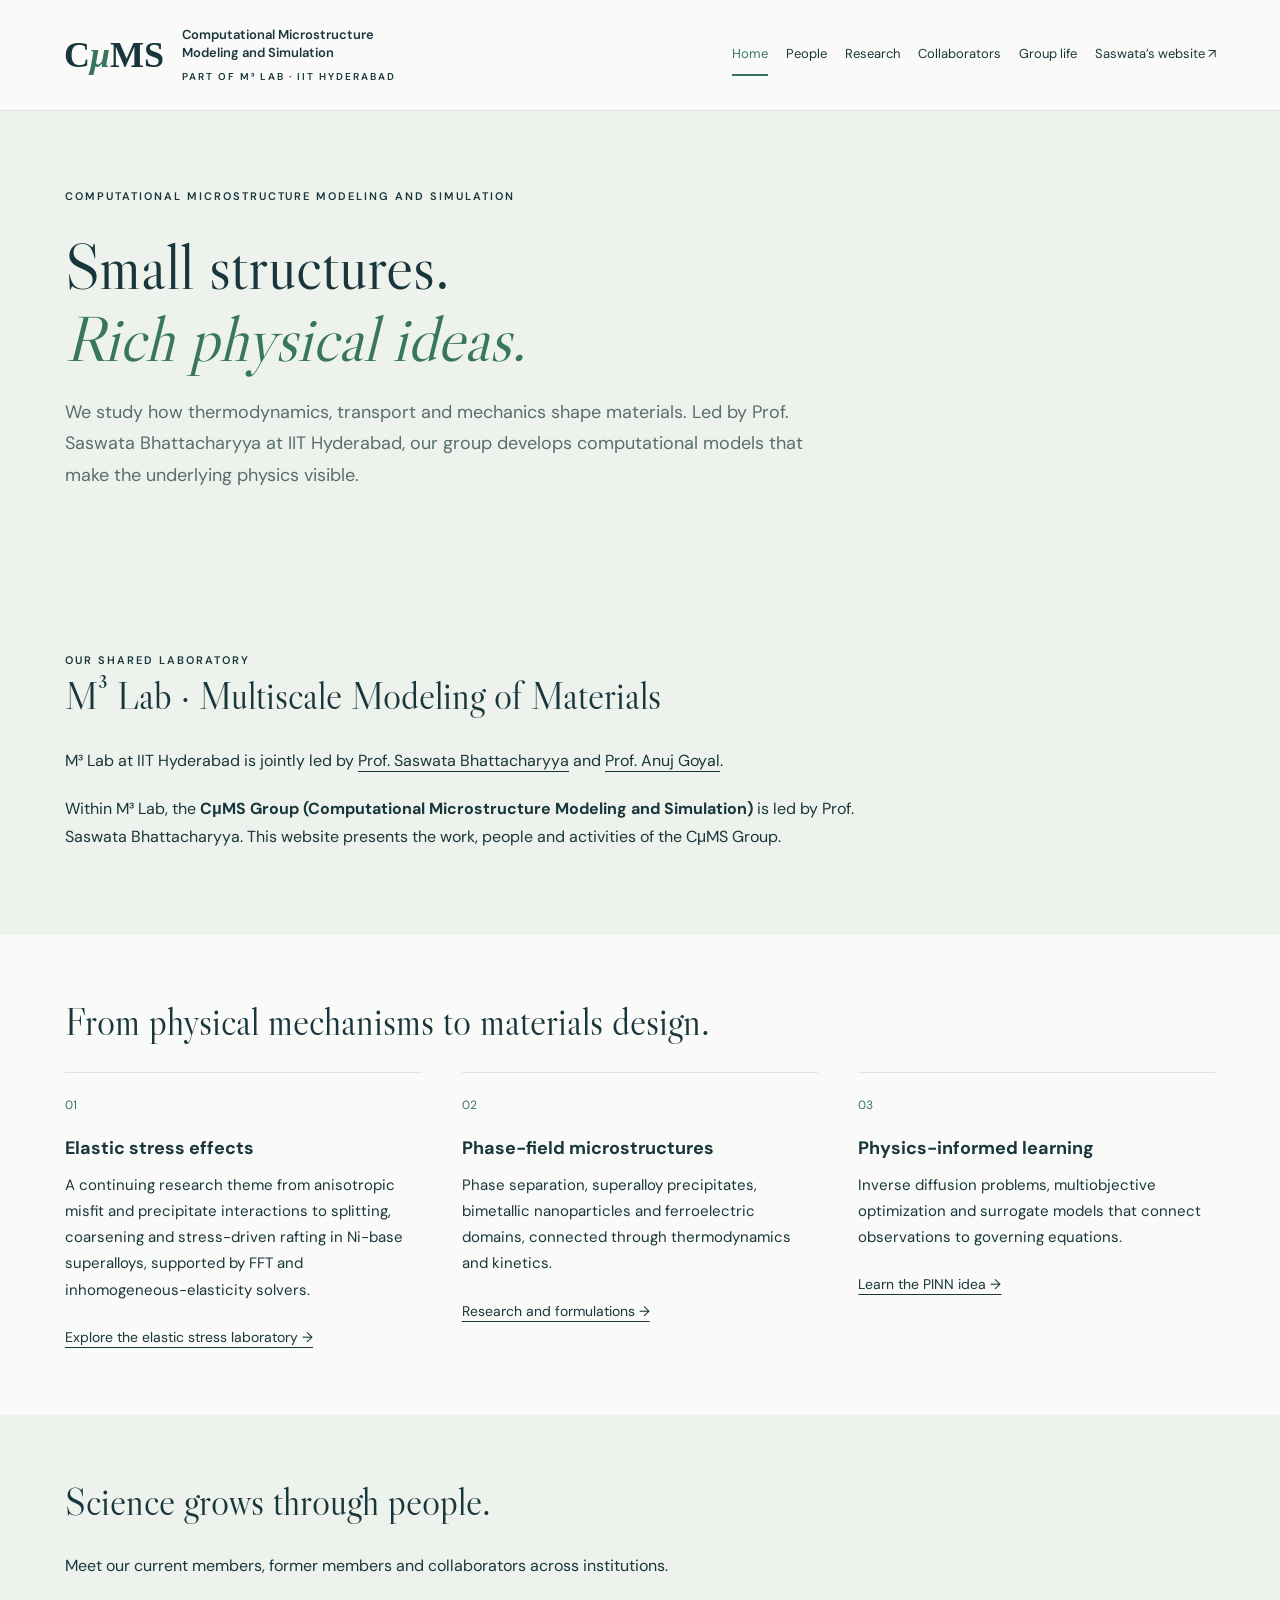
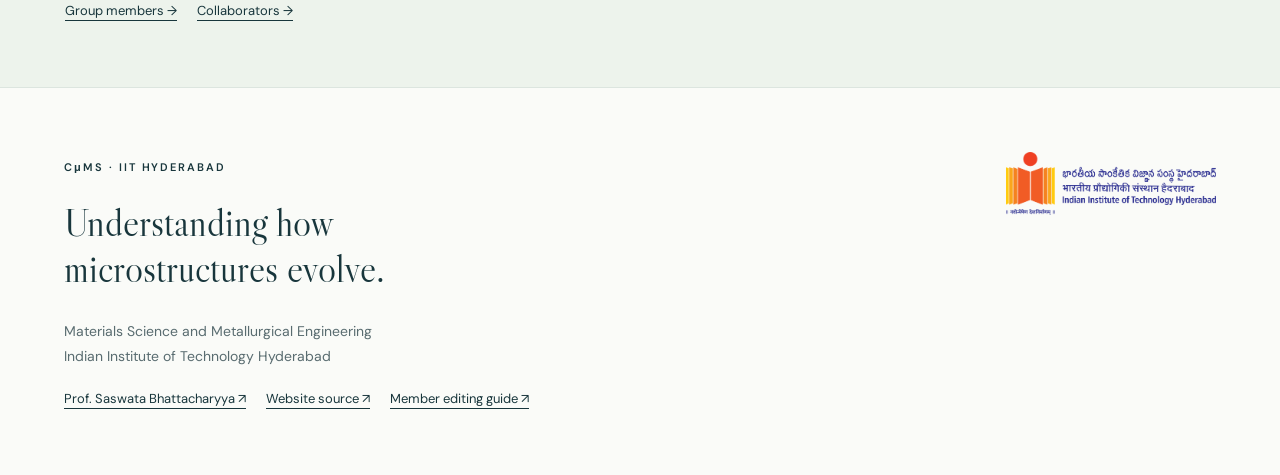
<file: index.html>
<!doctype html><html lang="en"><head><meta charset="utf-8"><meta name="viewport" content="width=device-width, initial-scale=1"><title>Computational Microstructure Modeling and Simulation · CμMS · IIT Hyderabad</title><meta name="description" content="Computational Microstructure Modeling and Simulation at IIT Hyderabad: phase-field modeling, elasticity, diffusion and physics-informed learning."><link rel="canonical" href="https://cmslab-iith.github.io/"><link rel="stylesheet" href="assets/site.css"><link rel="icon" href="assets/mark.svg"><link rel="preconnect" href="https://fonts.googleapis.com"><link href="https://fonts.googleapis.com/css2?family=DM+Sans:wght@400;500;600;700&family=Libre+Caslon+Display&display=swap" rel="stylesheet"></head><body><a class="skip" href="#main">Skip to content</a><header><a class="identity" href="index.html"><span class="mark" aria-label="C mu M S">C<span>μ</span>MS</span><span>Computational Microstructure<br>Modeling and Simulation<small>PART OF M³ LAB · IIT HYDERABAD</small></span></a><nav aria-label="Main navigation"><a href="index.html" aria-current="page">Home</a><a href="people.html">People</a><a href="research.html">Research</a><a href="collaborators.html">Collaborators</a><a href="group-life.html">Group life</a><a href="https://saswataiith.github.io/">Saswata’s website ↗</a></nav></header><main id="main"><section class="heading"><span class="eyebrow">COMPUTATIONAL MICROSTRUCTURE MODELING AND SIMULATION</span><h1>Small structures.<br><em>Rich physical ideas.</em></h1><p>We study how thermodynamics, transport and mechanics shape materials. Led by Prof. Saswata Bhattacharyya at IIT Hyderabad, our group develops computational models that make the underlying physics visible.</p></section><section class="tinted lab-context"><span class="eyebrow">OUR SHARED LABORATORY</span><h2>M³ Lab · Multiscale Modeling of Materials</h2><p>M³ Lab at IIT Hyderabad is jointly led by <a href="https://saswataiith.github.io/">Prof. Saswata Bhattacharyya</a> and <a href="https://iith.ac.in/msme/anujgoyal/">Prof. Anuj Goyal</a>.</p><p>Within M³ Lab, the <strong>CμMS Group (Computational Microstructure Modeling and Simulation)</strong> is led by Prof. Saswata Bhattacharyya. This website presents the work, people and activities of the CμMS Group.</p></section><section><h2>From physical mechanisms to materials design.</h2><div class="topics"><article><span class="number">01</span><h3>Elastic stress effects</h3><p>A continuing research theme from anisotropic misfit and precipitate interactions to splitting, coarsening and stress-driven rafting in Ni-base superalloys, supported by FFT and inhomogeneous-elasticity solvers.</p><a href="https://saswataiith.github.io/research/elastic-lab/">Explore the elastic stress laboratory →</a></article><article><span class="number">02</span><h3>Phase-field microstructures</h3><p>Phase separation, superalloy precipitates, bimetallic nanoparticles and ferroelectric domains, connected through thermodynamics and kinetics.</p><a href="https://saswataiith.github.io/research/">Research and formulations →</a></article><article><span class="number">03</span><h3>Physics-informed learning</h3><p>Inverse diffusion problems, multiobjective optimization and surrogate models that connect observations to governing equations.</p><a href="https://saswataiith.github.io/resources/pinns/">Learn the PINN idea →</a></article></div></section><section class="tinted"><h2>Science grows through people.</h2><p>Meet our current members, former members and collaborators across institutions.</p><div class="profile-links"><a href="people.html">Group members →</a><a href="collaborators.html">Collaborators →</a></div></section></main><footer><div><span class="eyebrow">CμMS · IIT HYDERABAD</span><h2>Understanding how<br>microstructures evolve.</h2><p>Materials Science and Metallurgical Engineering<br>Indian Institute of Technology Hyderabad</p><div class="profile-links"><a href="https://saswataiith.github.io/">Prof. Saswata Bhattacharyya ↗</a><a href="https://github.com/CMSLAB-IITH/cmslab-iith.github.io">Website source ↗</a><a href="https://github.com/CMSLAB-IITH/cmslab-iith.github.io/blob/main/CONTRIBUTING.md">Member editing guide ↗</a></div></div><a href="https://iith.ac.in/"><img class="institute-logo" src="assets/images/iith-logo.png" alt="IIT Hyderabad" width="240"></a></footer></body></html>
</file>
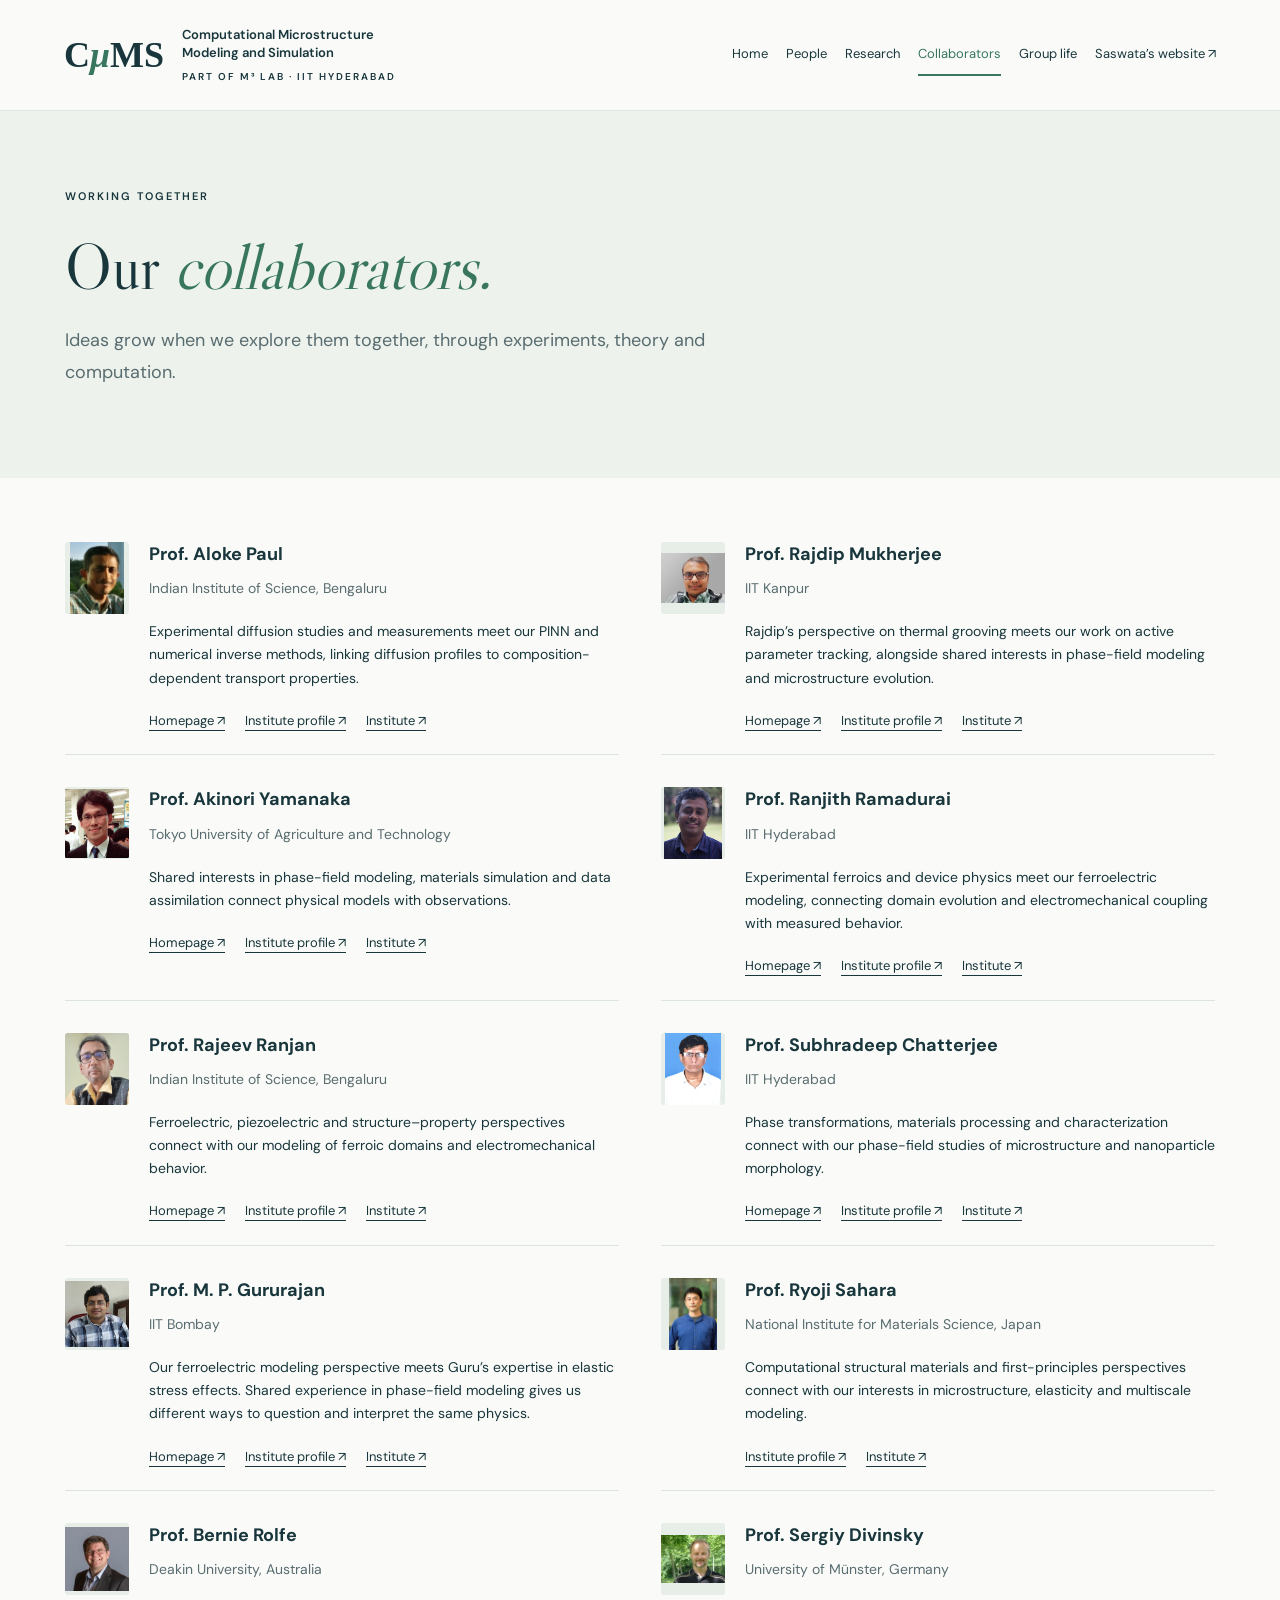
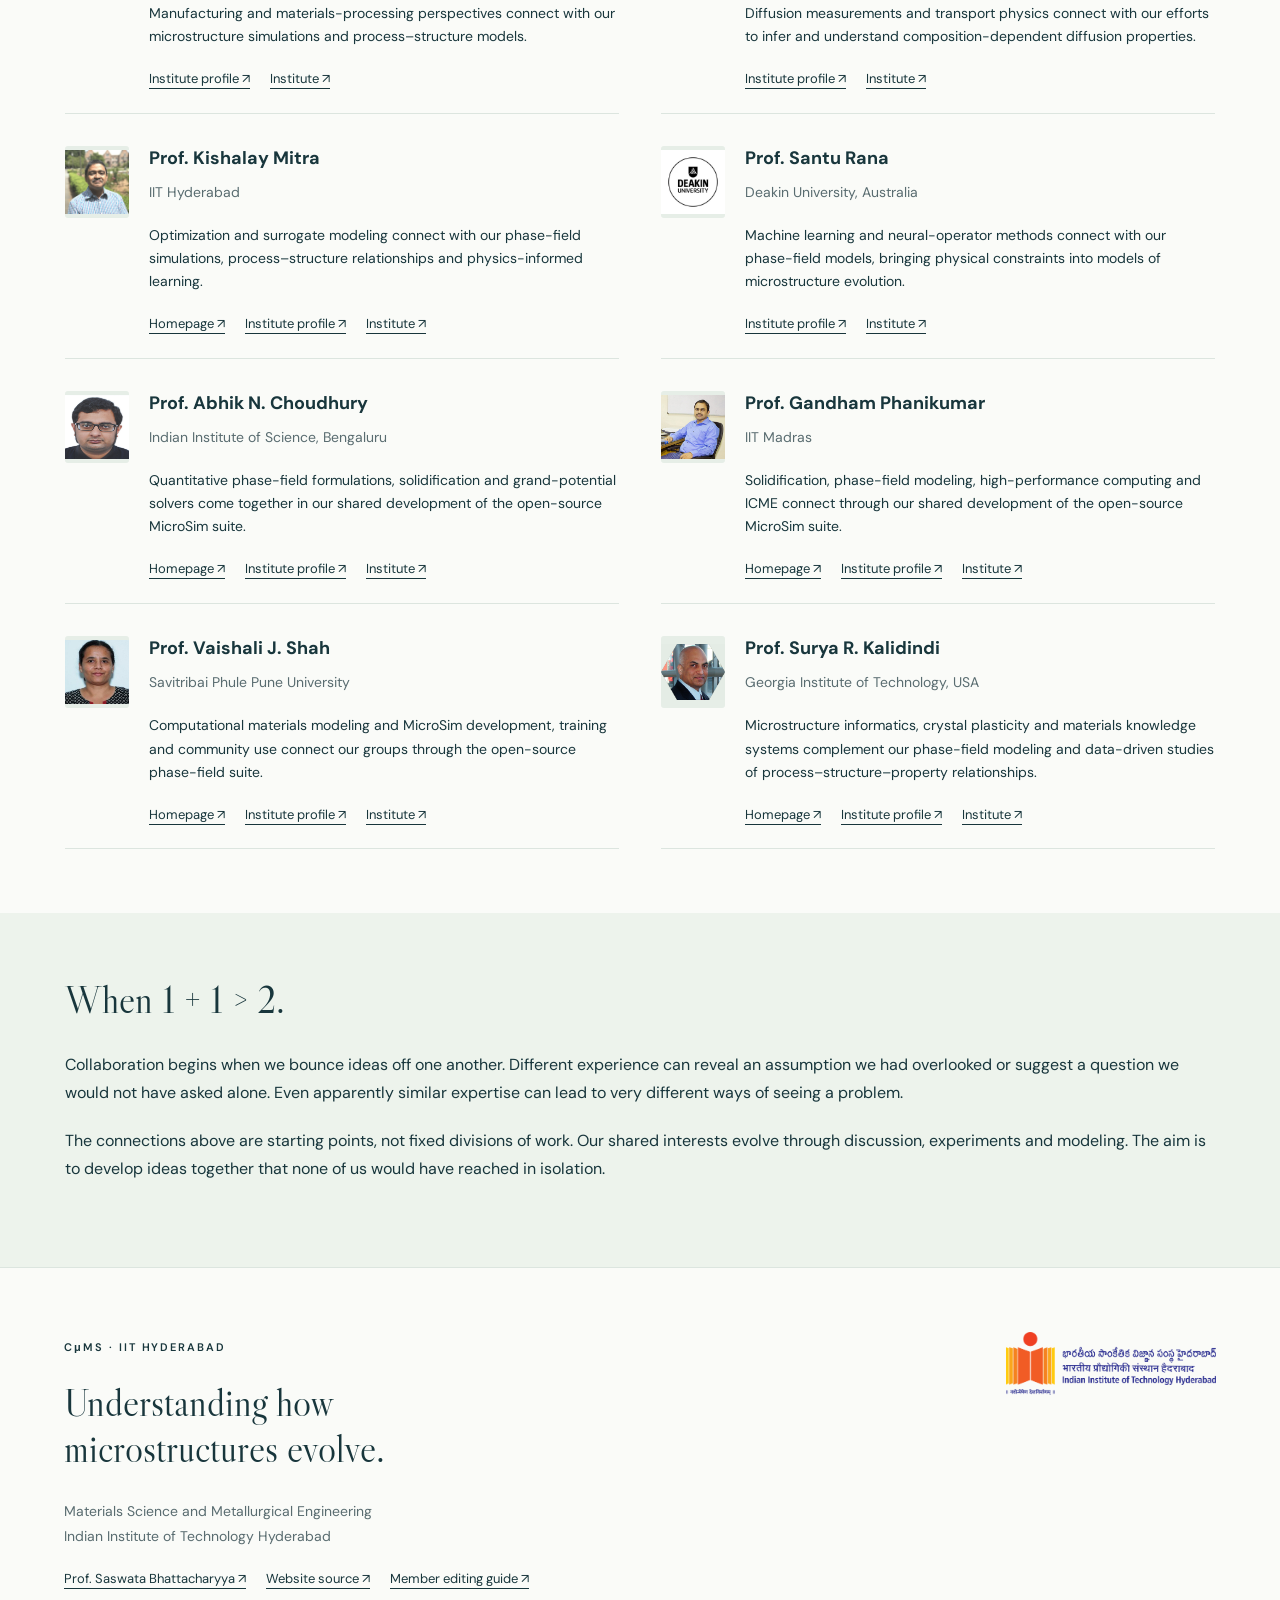
<file: collaborators.html>
<!doctype html><html lang="en"><head><meta charset="utf-8"><meta name="viewport" content="width=device-width, initial-scale=1"><title>Collaborators · CμMS · IIT Hyderabad</title><meta name="description" content="Computational Microstructure Modeling and Simulation at IIT Hyderabad: phase-field modeling, elasticity, diffusion and physics-informed learning."><link rel="canonical" href="https://cmslab-iith.github.io/collaborators.html"><link rel="stylesheet" href="assets/site.css"><link rel="icon" href="assets/mark.svg"><link rel="preconnect" href="https://fonts.googleapis.com"><link href="https://fonts.googleapis.com/css2?family=DM+Sans:wght@400;500;600;700&family=Libre+Caslon+Display&display=swap" rel="stylesheet"></head><body><a class="skip" href="#main">Skip to content</a><header><a class="identity" href="index.html"><span class="mark" aria-label="C mu M S">C<span>μ</span>MS</span><span>Computational Microstructure<br>Modeling and Simulation<small>PART OF M³ LAB · IIT HYDERABAD</small></span></a><nav aria-label="Main navigation"><a href="index.html">Home</a><a href="people.html">People</a><a href="research.html">Research</a><a href="collaborators.html" aria-current="page">Collaborators</a><a href="group-life.html">Group life</a><a href="https://saswataiith.github.io/">Saswata’s website ↗</a></nav></header><main id="main"><section class="heading"><span class="eyebrow">WORKING TOGETHER</span><h1>Our <em>collaborators.</em></h1><p>Ideas grow when we explore them together, through experiments, theory and computation.</p></section><section><div class="people collaborators"><article class="person"><img src="assets/images/group/prof-aloke-paul.jpg" alt="Prof. Aloke Paul" width="64" height="72" loading="lazy"><div><h3>Prof. Aloke Paul</h3><p class="affiliation">Indian Institute of Science, Bengaluru</p><p>Experimental diffusion studies and measurements meet our PINN and numerical inverse methods, linking diffusion profiles to composition-dependent transport properties.</p><div class="profile-links"><a href="https://sites.google.com/view/alokepaul/">Homepage ↗</a><a href="https://materials.iisc.ac.in/faculty-list">Institute profile ↗</a><a href="https://iisc.ac.in/">Institute ↗</a></div></div></article><article class="person"><img src="assets/images/group/prof-rajdip-mukherjee.jpg" alt="Prof. Rajdip Mukherjee" width="64" height="72" loading="lazy"><div><h3>Prof. Rajdip Mukherjee</h3><p class="affiliation">IIT Kanpur</p><p>Rajdip’s perspective on thermal grooving meets our work on active parameter tracking, alongside shared interests in phase-field modeling and microstructure evolution.</p><div class="profile-links"><a href="https://home.iitk.ac.in/~rajdipm/">Homepage ↗</a><a href="https://iitk.ac.in/rajdip-mukherjee">Institute profile ↗</a><a href="https://iitk.ac.in/">Institute ↗</a></div></div></article><article class="person"><img src="assets/images/group/prof-akinori-yamanaka.png" alt="Prof. Akinori Yamanaka" width="64" height="72" loading="lazy"><div><h3>Prof. Akinori Yamanaka</h3><p class="affiliation">Tokyo University of Agriculture and Technology</p><p>Shared interests in phase-field modeling, materials simulation and data assimilation connect physical models with observations.</p><div class="profile-links"><a href="https://web.tuat.ac.jp/~yamanaka/">Homepage ↗</a><a href="https://en.tuat-global.jp/researcher/e-4581-2012/">Institute profile ↗</a><a href="https://www.tuat.ac.jp/en/">Institute ↗</a></div></div></article><article class="person"><img src="assets/images/group/prof-ranjith-ramadurai.jpg" alt="Prof. Ranjith Ramadurai" width="64" height="72" loading="lazy"><div><h3>Prof. Ranjith Ramadurai</h3><p class="affiliation">IIT Hyderabad</p><p>Experimental ferroics and device physics meet our ferroelectric modeling, connecting domain evolution and electromechanical coupling with measured behavior.</p><div class="profile-links"><a href="https://people.iith.ac.in/ranjith/">Homepage ↗</a><a href="https://msme.iith.ac.in/people/faculty/9">Institute profile ↗</a><a href="https://iith.ac.in/">Institute ↗</a></div></div></article><article class="person"><img src="assets/images/group/prof-rajeev-ranjan.jpg" alt="Prof. Rajeev Ranjan" width="64" height="72" loading="lazy"><div><h3>Prof. Rajeev Ranjan</h3><p class="affiliation">Indian Institute of Science, Bengaluru</p><p>Ferroelectric, piezoelectric and structure–property perspectives connect with our modeling of ferroic domains and electromechanical behavior.</p><div class="profile-links"><a href="https://materials.iisc.ac.in/faculty/rajeev">Homepage ↗</a><a href="https://materials.iisc.ac.in/faculty-list">Institute profile ↗</a><a href="https://iisc.ac.in/">Institute ↗</a></div></div></article><article class="person"><img src="assets/images/group/prof-subhradeep-chatterjee.jpg" alt="Prof. Subhradeep Chatterjee" width="64" height="72" loading="lazy"><div><h3>Prof. Subhradeep Chatterjee</h3><p class="affiliation">IIT Hyderabad</p><p>Phase transformations, materials processing and characterization connect with our phase-field studies of microstructure and nanoparticle morphology.</p><div class="profile-links"><a href="https://people.iith.ac.in/subhradeep/">Homepage ↗</a><a href="https://iith.ac.in/msme/subhradeep/">Institute profile ↗</a><a href="https://iith.ac.in/">Institute ↗</a></div></div></article><article class="person"><img src="assets/images/group/prof-m-p-gururajan.jpg" alt="Prof. M. P. Gururajan" width="64" height="72" loading="lazy"><div><h3>Prof. M. P. Gururajan</h3><p class="affiliation">IIT Bombay</p><p>Our ferroelectric modeling perspective meets Guru’s expertise in elastic stress effects. Shared experience in phase-field modeling gives us different ways to question and interpret the same physics.</p><div class="profile-links"><a href="https://sites.google.com/site/gurusofficialhomepage/">Homepage ↗</a><a href="https://www.coeoge.iitb.ac.in/faculty/prof-m-p-gururajan">Institute profile ↗</a><a href="https://www.iitb.ac.in/">Institute ↗</a></div></div></article><article class="person"><img src="assets/images/group/prof-ryoji-sahara.jpg" alt="Prof. Ryoji Sahara" width="64" height="72" loading="lazy"><div><h3>Prof. Ryoji Sahara</h3><p class="affiliation">National Institute for Materials Science, Japan</p><p>Computational structural materials and first-principles perspectives connect with our interests in microstructure, elasticity and multiscale modeling.</p><div class="profile-links"><a href="https://samurai.nims.go.jp/profiles/sahara_ryoji?locale=en">Institute profile ↗</a><a href="https://www.nims.go.jp/eng/">Institute ↗</a></div></div></article><article class="person"><img src="assets/images/group/prof-bernie-rolfe.jpg" alt="Prof. Bernie Rolfe" width="64" height="72" loading="lazy"><div><h3>Prof. Bernie Rolfe</h3><p class="affiliation">Deakin University, Australia</p><p>Manufacturing and materials-processing perspectives connect with our microstructure simulations and process–structure models.</p><div class="profile-links"><a href="https://experts.deakin.edu.au/700-bernard-rolfe">Institute profile ↗</a><a href="https://www.deakin.edu.au/">Institute ↗</a></div></div></article><article class="person"><img src="assets/images/group/prof-sergiy-divinsky.jpg" alt="Prof. Sergiy Divinsky" width="64" height="72" loading="lazy"><div><h3>Prof. Sergiy Divinsky</h3><p class="affiliation">University of Münster, Germany</p><p>Diffusion measurements and transport physics connect with our efforts to infer and understand composition-dependent diffusion properties.</p><div class="profile-links"><a href="https://www.uni-muenster.de/Physik.MP/Wilde/Mitarbeiter/ProfDivinskyi.shtml">Institute profile ↗</a><a href="https://www.uni-muenster.de/en/">Institute ↗</a></div></div></article><article class="person"><img src="assets/images/group/prof-kishalay-mitra.jpg" alt="Prof. Kishalay Mitra" width="64" height="72" loading="lazy"><div><h3>Prof. Kishalay Mitra</h3><p class="affiliation">IIT Hyderabad</p><p>Optimization and surrogate modeling connect with our phase-field simulations, process–structure relationships and physics-informed learning.</p><div class="profile-links"><a href="https://sites.google.com/view/kishalaymitra/home">Homepage ↗</a><a href="https://www.iith.ac.in/che/kishalay/">Institute profile ↗</a><a href="https://iith.ac.in/">Institute ↗</a></div></div></article><article class="person"><img src="assets/images/group/prof-santu-rana.jpg" alt="Prof. Santu Rana" width="64" height="72" loading="lazy"><div><h3>Prof. Santu Rana</h3><p class="affiliation">Deakin University, Australia</p><p>Machine learning and neural-operator methods connect with our phase-field models, bringing physical constraints into models of microstructure evolution.</p><div class="profile-links"><a href="https://experts.deakin.edu.au/2644-santu-rana">Institute profile ↗</a><a href="https://www.deakin.edu.au/">Institute ↗</a></div></div></article><article class="person"><img src="assets/images/group/prof-abhik-n-choudhury.jpg" alt="Prof. Abhik N. Choudhury" width="64" height="72" loading="lazy"><div><h3>Prof. Abhik N. Choudhury</h3><p class="affiliation">Indian Institute of Science, Bengaluru</p><p>Quantitative phase-field formulations, solidification and grand-potential solvers come together in our shared development of the open-source MicroSim suite.</p><div class="profile-links"><a href="https://materials.iisc.ac.in/faculty/abhik">Homepage ↗</a><a href="https://materials.iisc.ac.in/faculty-list">Institute profile ↗</a><a href="https://iisc.ac.in/">Institute ↗</a></div></div></article><article class="person"><img src="assets/images/group/prof-gandham-phanikumar.jpg" alt="Prof. Gandham Phanikumar" width="64" height="72" loading="lazy"><div><h3>Prof. Gandham Phanikumar</h3><p class="affiliation">IIT Madras</p><p>Solidification, phase-field modeling, high-performance computing and ICME connect through our shared development of the open-source MicroSim suite.</p><div class="profile-links"><a href="https://home.iitm.ac.in/gphani/">Homepage ↗</a><a href="https://mme.iitm.ac.in/innerfaculty.php?fname=Gandham+Phanikumar">Institute profile ↗</a><a href="https://www.iitm.ac.in/">Institute ↗</a></div></div></article><article class="person"><img src="assets/images/group/prof-vaishali-j-shah.jpg" alt="Prof. Vaishali J. Shah" width="64" height="72" loading="lazy"><div><h3>Prof. Vaishali J. Shah</h3><p class="affiliation">Savitribai Phule Pune University</p><p>Computational materials modeling and MicroSim development, training and community use connect our groups through the open-source phase-field suite.</p><div class="profile-links"><a href="https://microsim.co.in/team/">Homepage ↗</a><a href="https://scms.unipune.ac.in/people/">Institute profile ↗</a><a href="https://www.unipune.ac.in/">Institute ↗</a></div></div></article><article class="person"><img src="assets/images/group/prof-surya-kalidindi.png" alt="Prof. Surya R. Kalidindi" width="64" height="72" loading="lazy"><div><h3>Prof. Surya R. Kalidindi</h3><p class="affiliation">Georgia Institute of Technology, USA</p><p>Microstructure informatics, crystal plasticity and materials knowledge systems complement our phase-field modeling and data-driven studies of process–structure–property relationships.</p><div class="profile-links"><a href="https://www.me.gatech.edu/faculty/kalidindi">Homepage ↗</a><a href="https://www.mse.gatech.edu/people/surya-kalidindi">Institute profile ↗</a><a href="https://www.gatech.edu/">Institute ↗</a></div></div></article></div></section><section class="tinted"><h2>When 1 + 1 &gt; 2.</h2><p>Collaboration begins when we bounce ideas off one another. Different experience can reveal an assumption we had overlooked or suggest a question we would not have asked alone. Even apparently similar expertise can lead to very different ways of seeing a problem.</p><p>The connections above are starting points, not fixed divisions of work. Our shared interests evolve through discussion, experiments and modeling. The aim is to develop ideas together that none of us would have reached in isolation.</p></section></main><footer><div><span class="eyebrow">CμMS · IIT HYDERABAD</span><h2>Understanding how<br>microstructures evolve.</h2><p>Materials Science and Metallurgical Engineering<br>Indian Institute of Technology Hyderabad</p><div class="profile-links"><a href="https://saswataiith.github.io/">Prof. Saswata Bhattacharyya ↗</a><a href="https://github.com/CMSLAB-IITH/cmslab-iith.github.io">Website source ↗</a><a href="https://github.com/CMSLAB-IITH/cmslab-iith.github.io/blob/main/CONTRIBUTING.md">Member editing guide ↗</a></div></div><a href="https://iith.ac.in/"><img class="institute-logo" src="assets/images/iith-logo.png" alt="IIT Hyderabad" width="240"></a></footer></body></html>
</file>
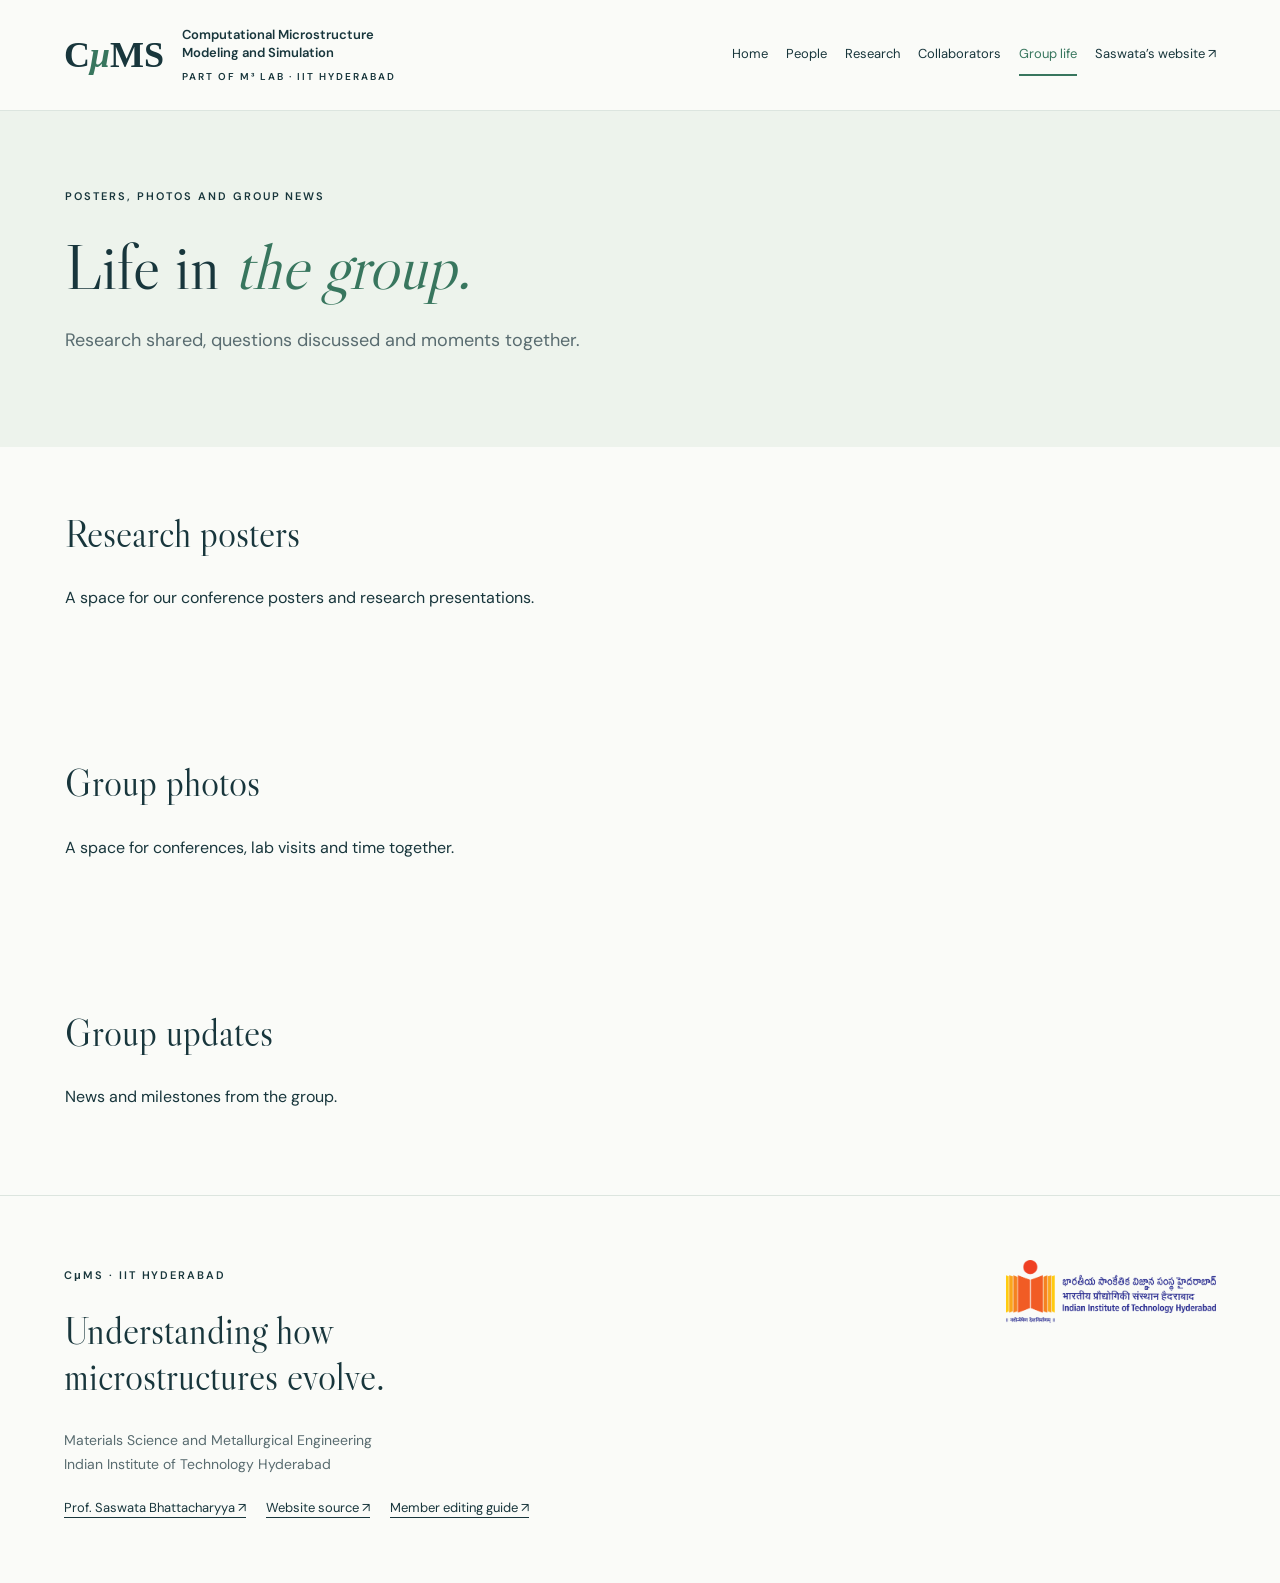
<file: group-life.html>
<!doctype html><html lang="en"><head><meta charset="utf-8"><meta name="viewport" content="width=device-width, initial-scale=1"><title>Group life · CμMS · IIT Hyderabad</title><meta name="description" content="Computational Microstructure Modeling and Simulation at IIT Hyderabad: phase-field modeling, elasticity, diffusion and physics-informed learning."><link rel="canonical" href="https://cmslab-iith.github.io/group-life.html"><link rel="stylesheet" href="assets/site.css"><link rel="icon" href="assets/mark.svg"><link rel="preconnect" href="https://fonts.googleapis.com"><link href="https://fonts.googleapis.com/css2?family=DM+Sans:wght@400;500;600;700&family=Libre+Caslon+Display&display=swap" rel="stylesheet"></head><body><a class="skip" href="#main">Skip to content</a><header><a class="identity" href="index.html"><span class="mark" aria-label="C mu M S">C<span>μ</span>MS</span><span>Computational Microstructure<br>Modeling and Simulation<small>PART OF M³ LAB · IIT HYDERABAD</small></span></a><nav aria-label="Main navigation"><a href="index.html">Home</a><a href="people.html">People</a><a href="research.html">Research</a><a href="collaborators.html">Collaborators</a><a href="group-life.html" aria-current="page">Group life</a><a href="https://saswataiith.github.io/">Saswata’s website ↗</a></nav></header><main id="main"><section class="heading"><span class="eyebrow">POSTERS, PHOTOS AND GROUP NEWS</span><h1>Life in <em>the group.</em></h1><p>Research shared, questions discussed and moments together.</p></section><section id="posters"><h2>Research posters</h2><p>A space for our conference posters and research presentations.</p></section><section id="photos"><h2>Group photos</h2><p>A space for conferences, lab visits and time together.</p></section><section id="updates"><h2>Group updates</h2><p>News and milestones from the group.</p></section></main><footer><div><span class="eyebrow">CμMS · IIT HYDERABAD</span><h2>Understanding how<br>microstructures evolve.</h2><p>Materials Science and Metallurgical Engineering<br>Indian Institute of Technology Hyderabad</p><div class="profile-links"><a href="https://saswataiith.github.io/">Prof. Saswata Bhattacharyya ↗</a><a href="https://github.com/CMSLAB-IITH/cmslab-iith.github.io">Website source ↗</a><a href="https://github.com/CMSLAB-IITH/cmslab-iith.github.io/blob/main/CONTRIBUTING.md">Member editing guide ↗</a></div></div><a href="https://iith.ac.in/"><img class="institute-logo" src="assets/images/iith-logo.png" alt="IIT Hyderabad" width="240"></a></footer></body></html>
</file>
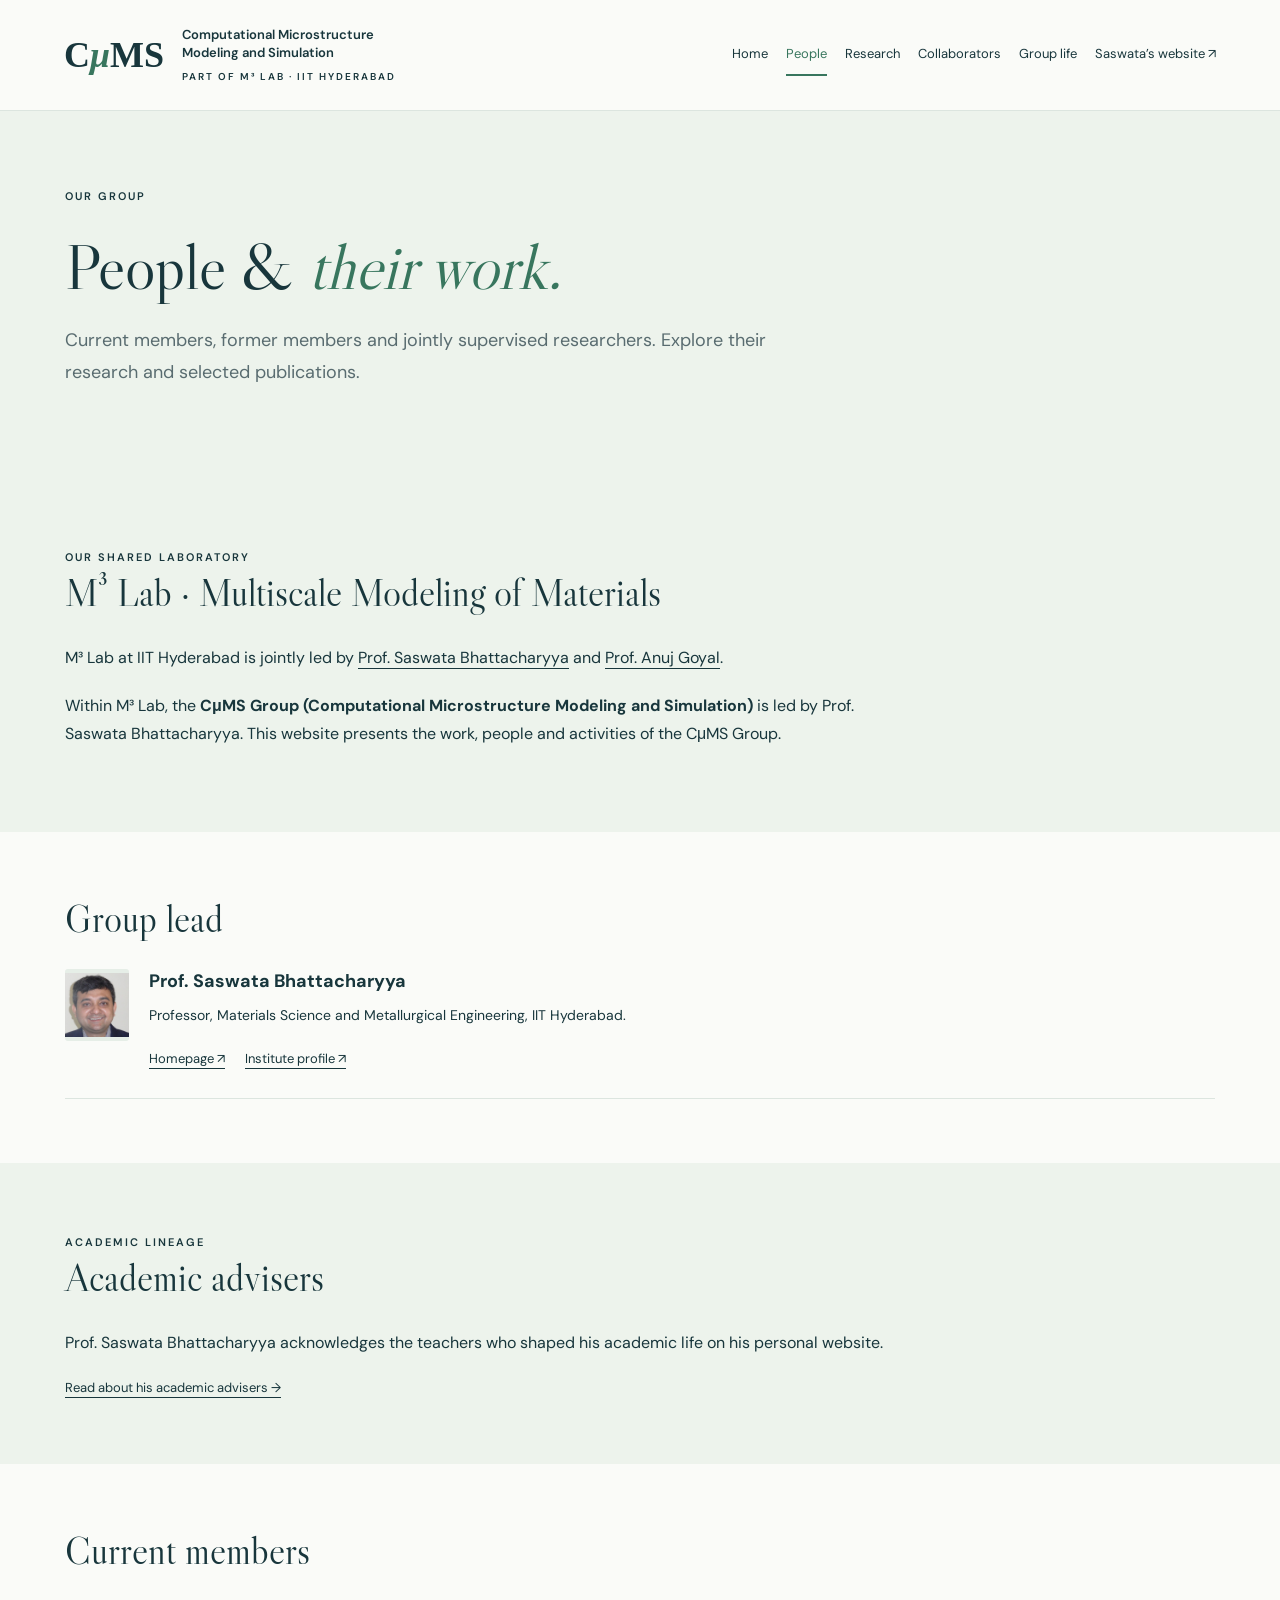
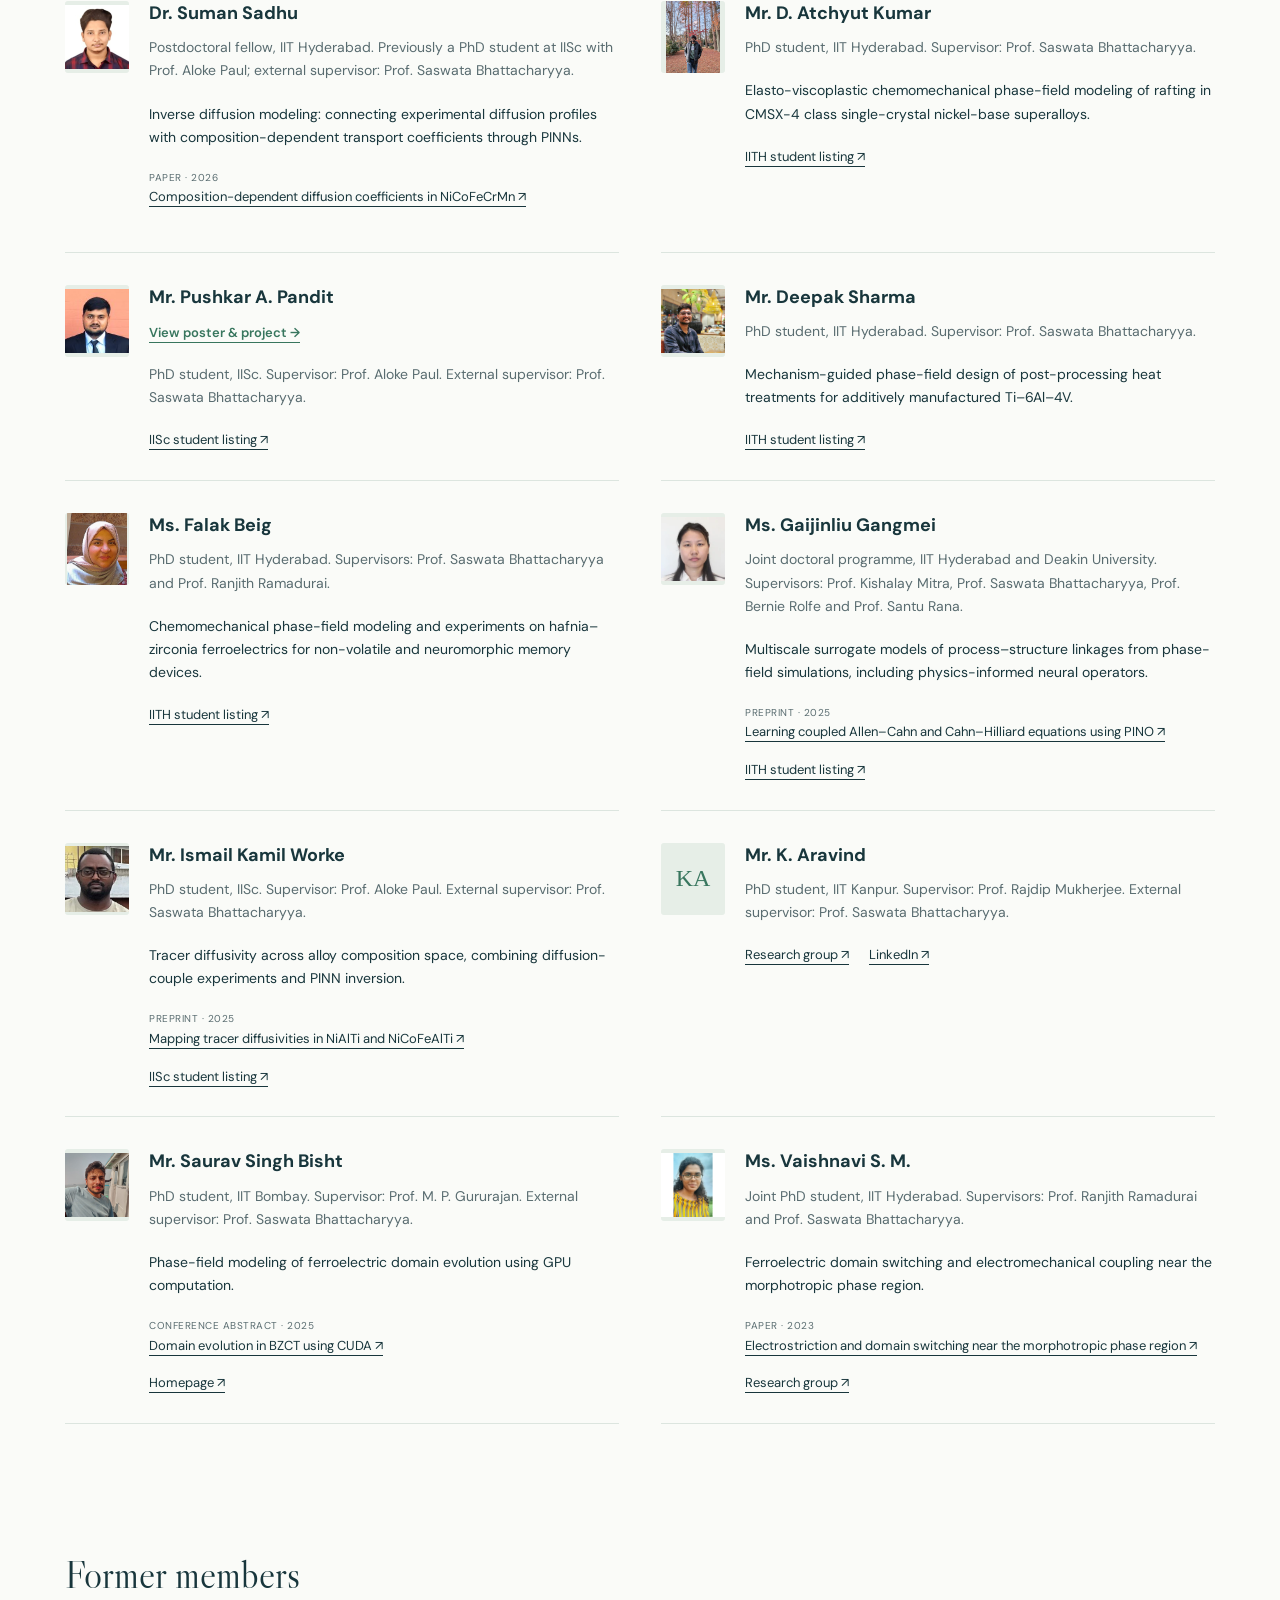
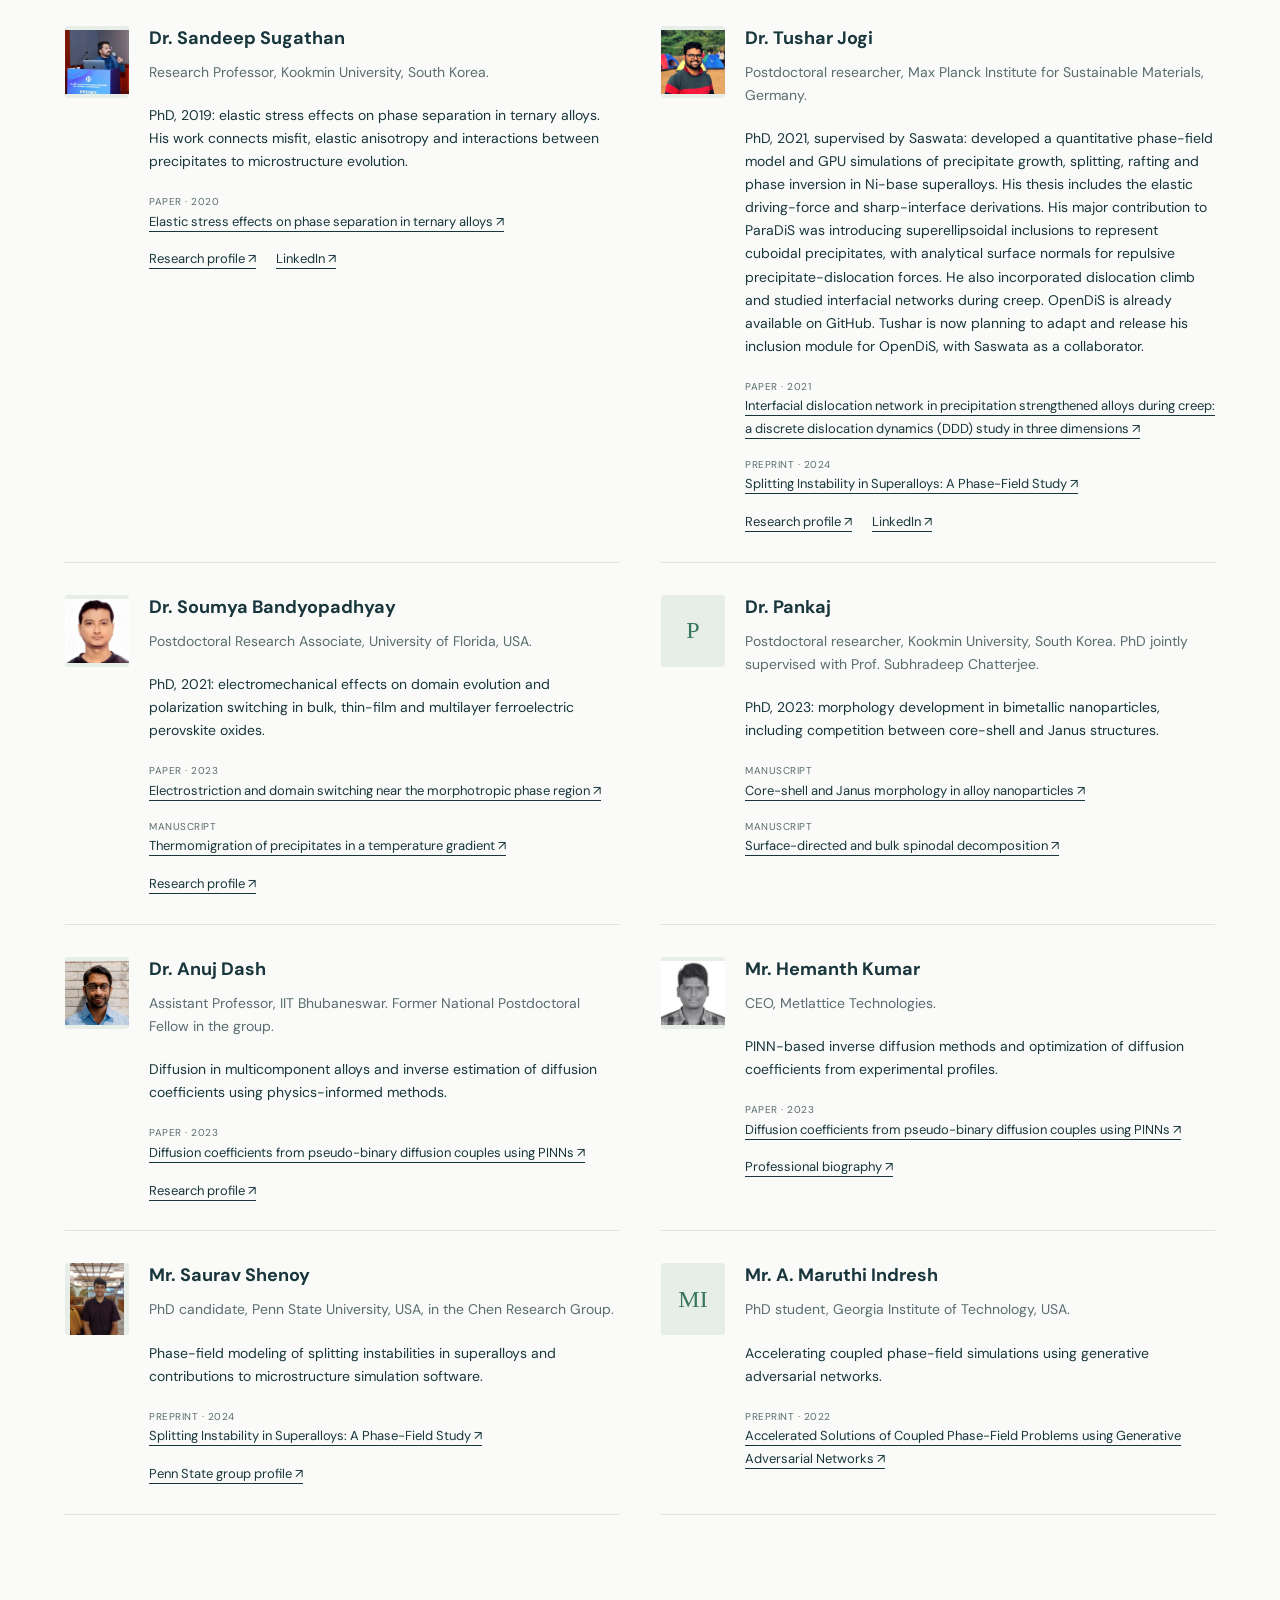
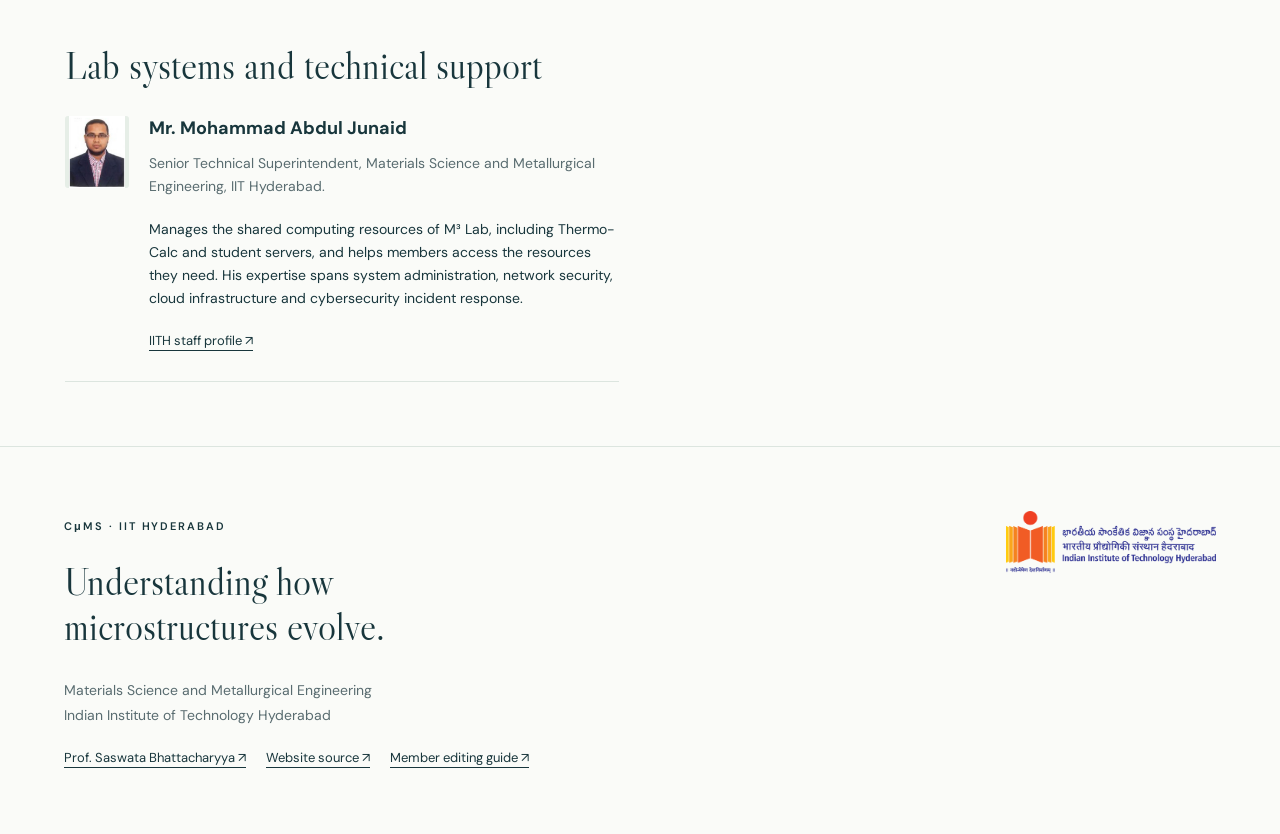
<file: people.html>
<!doctype html><html lang="en"><head><meta charset="utf-8"><meta name="viewport" content="width=device-width, initial-scale=1"><title>People · CμMS · IIT Hyderabad</title><meta name="description" content="Computational Microstructure Modeling and Simulation at IIT Hyderabad: phase-field modeling, elasticity, diffusion and physics-informed learning."><link rel="canonical" href="https://cmslab-iith.github.io/people.html"><link rel="stylesheet" href="assets/site.css"><link rel="icon" href="assets/mark.svg"><link rel="preconnect" href="https://fonts.googleapis.com"><link href="https://fonts.googleapis.com/css2?family=DM+Sans:wght@400;500;600;700&family=Libre+Caslon+Display&display=swap" rel="stylesheet"></head><body><a class="skip" href="#main">Skip to content</a><header><a class="identity" href="index.html"><span class="mark" aria-label="C mu M S">C<span>μ</span>MS</span><span>Computational Microstructure<br>Modeling and Simulation<small>PART OF M³ LAB · IIT HYDERABAD</small></span></a><nav aria-label="Main navigation"><a href="index.html">Home</a><a href="people.html" aria-current="page">People</a><a href="research.html">Research</a><a href="collaborators.html">Collaborators</a><a href="group-life.html">Group life</a><a href="https://saswataiith.github.io/">Saswata’s website ↗</a></nav></header><main id="main"><section class="heading"><span class="eyebrow">OUR GROUP</span><h1>People &amp; <em>their work.</em></h1><p>Current members, former members and jointly supervised researchers. Explore their research and selected publications.</p></section><section class="tinted lab-context"><span class="eyebrow">OUR SHARED LABORATORY</span><h2>M³ Lab · Multiscale Modeling of Materials</h2><p>M³ Lab at IIT Hyderabad is jointly led by <a href="https://saswataiith.github.io/">Prof. Saswata Bhattacharyya</a> and <a href="https://iith.ac.in/msme/anujgoyal/">Prof. Anuj Goyal</a>.</p><p>Within M³ Lab, the <strong>CμMS Group (Computational Microstructure Modeling and Simulation)</strong> is led by Prof. Saswata Bhattacharyya. This website presents the work, people and activities of the CμMS Group.</p></section><section class="pi"><h2>Group lead</h2><article class="person"><img src="assets/images/group/prof-saswata-bhattacharya.jpg" alt="Prof. Saswata Bhattacharyya" width="64" height="72"><div><h3>Prof. Saswata Bhattacharyya</h3><p>Professor, Materials Science and Metallurgical Engineering, IIT Hyderabad.</p><div class="profile-links"><a href="https://saswataiith.github.io/">Homepage ↗</a><a href="https://www.iith.ac.in/msme/saswata/">Institute profile ↗</a></div></div></article></section><section class="tinted"><span class="eyebrow">ACADEMIC LINEAGE</span><h2>Academic advisers</h2><p>Prof. Saswata Bhattacharyya acknowledges the teachers who shaped his academic life on his personal website.</p><div class="profile-links"><a href="https://saswataiith.github.io/cv/#advisers">Read about his academic advisers →</a></div></section><section id="current"><h2>Current members</h2><div class="people"><article class="person"><img src="assets/images/group/dr-suman-sadhu.jpg" alt="Dr. Suman Sadhu" width="64" height="72" loading="lazy"><div><h3>Dr. Suman Sadhu</h3><p class="affiliation">Postdoctoral fellow, IIT Hyderabad. Previously a PhD student at IISc with Prof. Aloke Paul; external supervisor: Prof. Saswata Bhattacharyya.</p><p>Inverse diffusion modeling: connecting experimental diffusion profiles with composition-dependent transport coefficients through PINNs.</p><ul class="works"><li><small>Paper · 2026</small><a href="https://doi.org/10.1016/j.actamat.2025.121649">Composition-dependent diffusion coefficients in NiCoFeCrMn ↗</a></li></ul><div class="profile-links"></div></div></article><article class="person"><img src="assets/images/group/mr-d-atchyut-kumar.jpg" alt="Mr. D. Atchyut Kumar" width="64" height="72" loading="lazy"><div><h3>Mr. D. Atchyut Kumar</h3><p class="affiliation">PhD student, IIT Hyderabad. Supervisor: Prof. Saswata Bhattacharyya.</p><p>Elasto-viscoplastic chemomechanical phase-field modeling of rafting in CMSX-4 class single-crystal nickel-base superalloys.</p><div class="profile-links"><a href="https://msme.iith.ac.in/people/students/phd">IITH student listing ↗</a></div></div></article><article class="person"><img src="assets/images/group/mr-pushkar-pandit.jpeg" alt="Mr. Pushkar A. Pandit" width="64" height="72" loading="lazy"><div><h3>Mr. Pushkar A. Pandit</h3><a class="showcase-link" href="pushkar-a-pandit-poster.html">View poster &amp; project →</a><p class="affiliation">PhD student, IISc. Supervisor: Prof. Aloke Paul. External supervisor: Prof. Saswata Bhattacharyya.</p><div class="profile-links"><a href="https://materials.iisc.ac.in/students#2023">IISc student listing ↗</a></div></div></article><article class="person"><img src="assets/images/group/mr-deepak-sharma.webp" alt="Mr. Deepak Sharma" width="64" height="72" loading="lazy"><div><h3>Mr. Deepak Sharma</h3><p class="affiliation">PhD student, IIT Hyderabad. Supervisor: Prof. Saswata Bhattacharyya.</p><p>Mechanism-guided phase-field design of post-processing heat treatments for additively manufactured Ti–6Al–4V.</p><div class="profile-links"><a href="https://msme.iith.ac.in/people/students/phd">IITH student listing ↗</a></div></div></article><article class="person"><img src="assets/images/group/ms-falak-beig.jpg" alt="Ms. Falak Beig" width="64" height="72" loading="lazy"><div><h3>Ms. Falak Beig</h3><p class="affiliation">PhD student, IIT Hyderabad. Supervisors: Prof. Saswata Bhattacharyya and Prof. Ranjith Ramadurai.</p><p>Chemomechanical phase-field modeling and experiments on hafnia–zirconia ferroelectrics for non-volatile and neuromorphic memory devices.</p><div class="profile-links"><a href="https://msme.iith.ac.in/people/students/phd">IITH student listing ↗</a></div></div></article><article class="person"><img src="assets/images/group/ms-gaijinliu-gangmei-slide.png" alt="Ms. Gaijinliu Gangmei" width="64" height="72" loading="lazy"><div><h3>Ms. Gaijinliu Gangmei</h3><p class="affiliation">Joint doctoral programme, IIT Hyderabad and Deakin University. Supervisors: Prof. Kishalay Mitra, Prof. Saswata Bhattacharyya, Prof. Bernie Rolfe and Prof. Santu Rana.</p><p>Multiscale surrogate models of process–structure linkages from phase-field simulations, including physics-informed neural operators.</p><ul class="works"><li><small>Preprint · 2025</small><a href="https://arxiv.org/abs/2507.18731">Learning coupled Allen–Cahn and Cahn–Hilliard equations using PINO ↗</a></li></ul><div class="profile-links"><a href="https://msme.iith.ac.in/people/students/phd">IITH student listing ↗</a></div></div></article><article class="person"><img src="assets/images/group/mr-ismail-kamil-worke.png" alt="Mr. Ismail Kamil Worke" width="64" height="72" loading="lazy"><div><h3>Mr. Ismail Kamil Worke</h3><p class="affiliation">PhD student, IISc. Supervisor: Prof. Aloke Paul. External supervisor: Prof. Saswata Bhattacharyya.</p><p>Tracer diffusivity across alloy composition space, combining diffusion-couple experiments and PINN inversion.</p><ul class="works"><li><small>Preprint · 2025</small><a href="https://arxiv.org/abs/2509.09486">Mapping tracer diffusivities in NiAlTi and NiCoFeAlTi ↗</a></li></ul><div class="profile-links"><a href="https://materials.iisc.ac.in/students">IISc student listing ↗</a></div></div></article><article class="person"><span class="initials" aria-hidden="true">KA</span><div><h3>Mr. K. Aravind</h3><p class="affiliation">PhD student, IIT Kanpur. Supervisor: Prof. Rajdip Mukherjee. External supervisor: Prof. Saswata Bhattacharyya.</p><div class="profile-links"><a href="https://home.iitk.ac.in/~rajdipm/research-group.php">Research group ↗</a><a href="https://www.linkedin.com/in/aravind-k-a1081b136/">LinkedIn ↗</a></div></div></article><article class="person"><img src="assets/images/group/mr-saurav-singh-bisht.jpg" alt="Mr. Saurav Singh Bisht" width="64" height="72" loading="lazy"><div><h3>Mr. Saurav Singh Bisht</h3><p class="affiliation">PhD student, IIT Bombay. Supervisor: Prof. M. P. Gururajan. External supervisor: Prof. Saswata Bhattacharyya.</p><p>Phase-field modeling of ferroelectric domain evolution using GPU computation.</p><ul class="works"><li><small>Conference abstract · 2025</small><a href="https://raicgc25.com/abstracts.pdf">Domain evolution in BZCT using CUDA ↗</a></li></ul><div class="profile-links"><a href="https://sites.google.com/view/sauravbisht">Homepage ↗</a></div></div></article><article class="person"><img src="assets/images/group/ms-vaishnavi-sm.jpg" alt="Ms. Vaishnavi S. M." width="64" height="72" loading="lazy"><div><h3>Ms. Vaishnavi S. M.</h3><p class="affiliation">Joint PhD student, IIT Hyderabad. Supervisors: Prof. Ranjith Ramadurai and Prof. Saswata Bhattacharyya.</p><p>Ferroelectric domain switching and electromechanical coupling near the morphotropic phase region.</p><ul class="works"><li><small>Paper · 2023</small><a href="https://doi.org/10.1103/PhysRevB.108.134116">Electrostriction and domain switching near the morphotropic phase region ↗</a></li></ul><div class="profile-links"><a href="https://people.iith.ac.in/ranjith/people.html">Research group ↗</a></div></div></article></div></section><section id="former"><h2>Former members</h2><div class="people"><article class="person"><img src="assets/images/group/dr-sandeep-sugathan.png" alt="Dr. Sandeep Sugathan" width="64" height="72" loading="lazy"><div><h3>Dr. Sandeep Sugathan</h3><p class="affiliation">Research Professor, Kookmin University, South Korea.</p><p>PhD, 2019: elastic stress effects on phase separation in ternary alloys. His work connects misfit, elastic anisotropy and interactions between precipitates to microstructure evolution.</p><ul class="works"><li><small>Paper · 2020</small><a href="https://doi.org/10.1016/j.commatsci.2019.109284">Elastic stress effects on phase separation in ternary alloys ↗</a></li></ul><div class="profile-links"><a href="https://www.researchgate.net/profile/Sandeep-Sugathan">Research profile ↗</a><a href="https://kr.linkedin.com/in/sandeepsugathan">LinkedIn ↗</a></div></div></article><article class="person"><img src="assets/images/group/dr-tushar-jogi.png" alt="Dr. Tushar Jogi" width="64" height="72" loading="lazy"><div><h3>Dr. Tushar Jogi</h3><p class="affiliation">Postdoctoral researcher, Max Planck Institute for Sustainable Materials, Germany.</p><p>PhD, 2021, supervised by Saswata: developed a quantitative phase-field model and GPU simulations of precipitate growth, splitting, rafting and phase inversion in Ni-base superalloys. His thesis includes the elastic driving-force and sharp-interface derivations. His major contribution to ParaDiS was introducing superellipsoidal inclusions to represent cuboidal precipitates, with analytical surface normals for repulsive precipitate-dislocation forces. He also incorporated dislocation climb and studied interfacial networks during creep. OpenDiS is already available on GitHub. Tushar is now planning to adapt and release his inclusion module for OpenDiS, with Saswata as a collaborator.</p><ul class="works"><li><small>Paper · 2021</small><a href="https://doi.org/10.1088/1361-651X/abe0a8">Interfacial dislocation network in precipitation strengthened alloys during creep: a discrete dislocation dynamics (DDD) study in three dimensions ↗</a></li><li><small>Preprint · 2024</small><a href="https://arxiv.org/abs/2401.13151">Splitting Instability in Superalloys: A Phase-Field Study ↗</a></li></ul><div class="profile-links"><a href="https://www.mpie.de/person/134427/3079071">Research profile ↗</a><a href="https://de.linkedin.com/in/tushar-jogi-phd">LinkedIn ↗</a></div></div></article><article class="person"><img src="assets/images/group/dr-soumya-bandyopadhyay.jpg" alt="Dr. Soumya Bandyopadhyay" width="64" height="72" loading="lazy"><div><h3>Dr. Soumya Bandyopadhyay</h3><p class="affiliation">Postdoctoral Research Associate, University of Florida, USA.</p><p>PhD, 2021: electromechanical effects on domain evolution and polarization switching in bulk, thin-film and multilayer ferroelectric perovskite oxides.</p><ul class="works"><li><small>Paper · 2023</small><a href="https://doi.org/10.1103/PhysRevB.108.134116">Electrostriction and domain switching near the morphotropic phase region ↗</a></li><li><small>Manuscript</small><a href="https://arxiv.org/abs/2406.00649">Thermomigration of precipitates in a temperature gradient ↗</a></li></ul><div class="profile-links"><a href="https://tonks.mse.ufl.edu/the-personnel-in-the-tonks-research-group/">Research profile ↗</a></div></div></article><article class="person"><span class="initials" aria-hidden="true">P</span><div><h3>Dr. Pankaj</h3><p class="affiliation">Postdoctoral researcher, Kookmin University, South Korea. PhD jointly supervised with Prof. Subhradeep Chatterjee.</p><p>PhD, 2023: morphology development in bimetallic nanoparticles, including competition between core-shell and Janus structures.</p><ul class="works"><li><small>Manuscript</small><a href="https://arxiv.org/abs/2105.09531">Core-shell and Janus morphology in alloy nanoparticles ↗</a></li><li><small>Manuscript</small><a href="https://arxiv.org/abs/2206.08274">Surface-directed and bulk spinodal decomposition ↗</a></li></ul><div class="profile-links"></div></div></article><article class="person"><img src="assets/images/group/dr-anuj-dash.png" alt="Dr. Anuj Dash" width="64" height="72" loading="lazy"><div><h3>Dr. Anuj Dash</h3><p class="affiliation">Assistant Professor, IIT Bhubaneswar. Former National Postdoctoral Fellow in the group.</p><p>Diffusion in multicomponent alloys and inverse estimation of diffusion coefficients using physics-informed methods.</p><ul class="works"><li><small>Paper · 2023</small><a href="https://doi.org/10.1080/14786435.2023.2237900">Diffusion coefficients from pseudo-binary diffusion couples using PINNs ↗</a></li></ul><div class="profile-links"><a href="https://www.iitbbs.ac.in/index.php/anujdash/">Research profile ↗</a></div></div></article><article class="person"><img src="assets/images/group/mr-hemanth-kumar.png" alt="Mr. Hemanth Kumar" width="64" height="72" loading="lazy"><div><h3>Mr. Hemanth Kumar</h3><p class="affiliation">CEO, Metlattice Technologies.</p><p>PINN-based inverse diffusion methods and optimization of diffusion coefficients from experimental profiles.</p><ul class="works"><li><small>Paper · 2023</small><a href="https://doi.org/10.1080/14786435.2023.2237900">Diffusion coefficients from pseudo-binary diffusion couples using PINNs ↗</a></li></ul><div class="profile-links"><a href="https://edcelerateminds.com/">Professional biography ↗</a></div></div></article><article class="person"><img src="assets/images/group/mr-saurav-shenoy.jpg" alt="Mr. Saurav Shenoy" width="64" height="72" loading="lazy"><div><h3>Mr. Saurav Shenoy</h3><p class="affiliation">PhD candidate, Penn State University, USA, in the Chen Research Group.</p><p>Phase-field modeling of splitting instabilities in superalloys and contributions to microstructure simulation software.</p><ul class="works"><li><small>Preprint · 2024</small><a href="https://arxiv.org/abs/2401.13151">Splitting Instability in Superalloys: A Phase-Field Study ↗</a></li></ul><div class="profile-links"><a href="https://sites.psu.edu/chengroup/group-members/">Penn State group profile ↗</a></div></div></article><article class="person"><span class="initials" aria-hidden="true">MI</span><div><h3>Mr. A. Maruthi Indresh</h3><p class="affiliation">PhD student, Georgia Institute of Technology, USA.</p><p>Accelerating coupled phase-field simulations using generative adversarial networks.</p><ul class="works"><li><small>Preprint · 2022</small><a href="https://arxiv.org/abs/2211.12084">Accelerated Solutions of Coupled Phase-Field Problems using Generative Adversarial Networks ↗</a></li></ul><div class="profile-links"></div></div></article></div></section><section id="technical-support"><h2>Lab systems and technical support</h2><div class="people"><article class="person"><img src="assets/images/group/mr-mohammad-abdul-junaid.jpg" alt="Mr. Mohammad Abdul Junaid" width="64" height="72" loading="lazy"><div><h3>Mr. Mohammad Abdul Junaid</h3><p class="affiliation">Senior Technical Superintendent, Materials Science and Metallurgical Engineering, IIT Hyderabad.</p><p>Manages the shared computing resources of M³ Lab, including Thermo-Calc and student servers, and helps members access the resources they need. His expertise spans system administration, network security, cloud infrastructure and cybersecurity incident response.</p><div class="profile-links"><a href="https://msme.iith.ac.in/people/staff">IITH staff profile ↗</a></div></div></article></div></section></main><footer><div><span class="eyebrow">CμMS · IIT HYDERABAD</span><h2>Understanding how<br>microstructures evolve.</h2><p>Materials Science and Metallurgical Engineering<br>Indian Institute of Technology Hyderabad</p><div class="profile-links"><a href="https://saswataiith.github.io/">Prof. Saswata Bhattacharyya ↗</a><a href="https://github.com/CMSLAB-IITH/cmslab-iith.github.io">Website source ↗</a><a href="https://github.com/CMSLAB-IITH/cmslab-iith.github.io/blob/main/CONTRIBUTING.md">Member editing guide ↗</a></div></div><a href="https://iith.ac.in/"><img class="institute-logo" src="assets/images/iith-logo.png" alt="IIT Hyderabad" width="240"></a></footer></body></html>
</file>
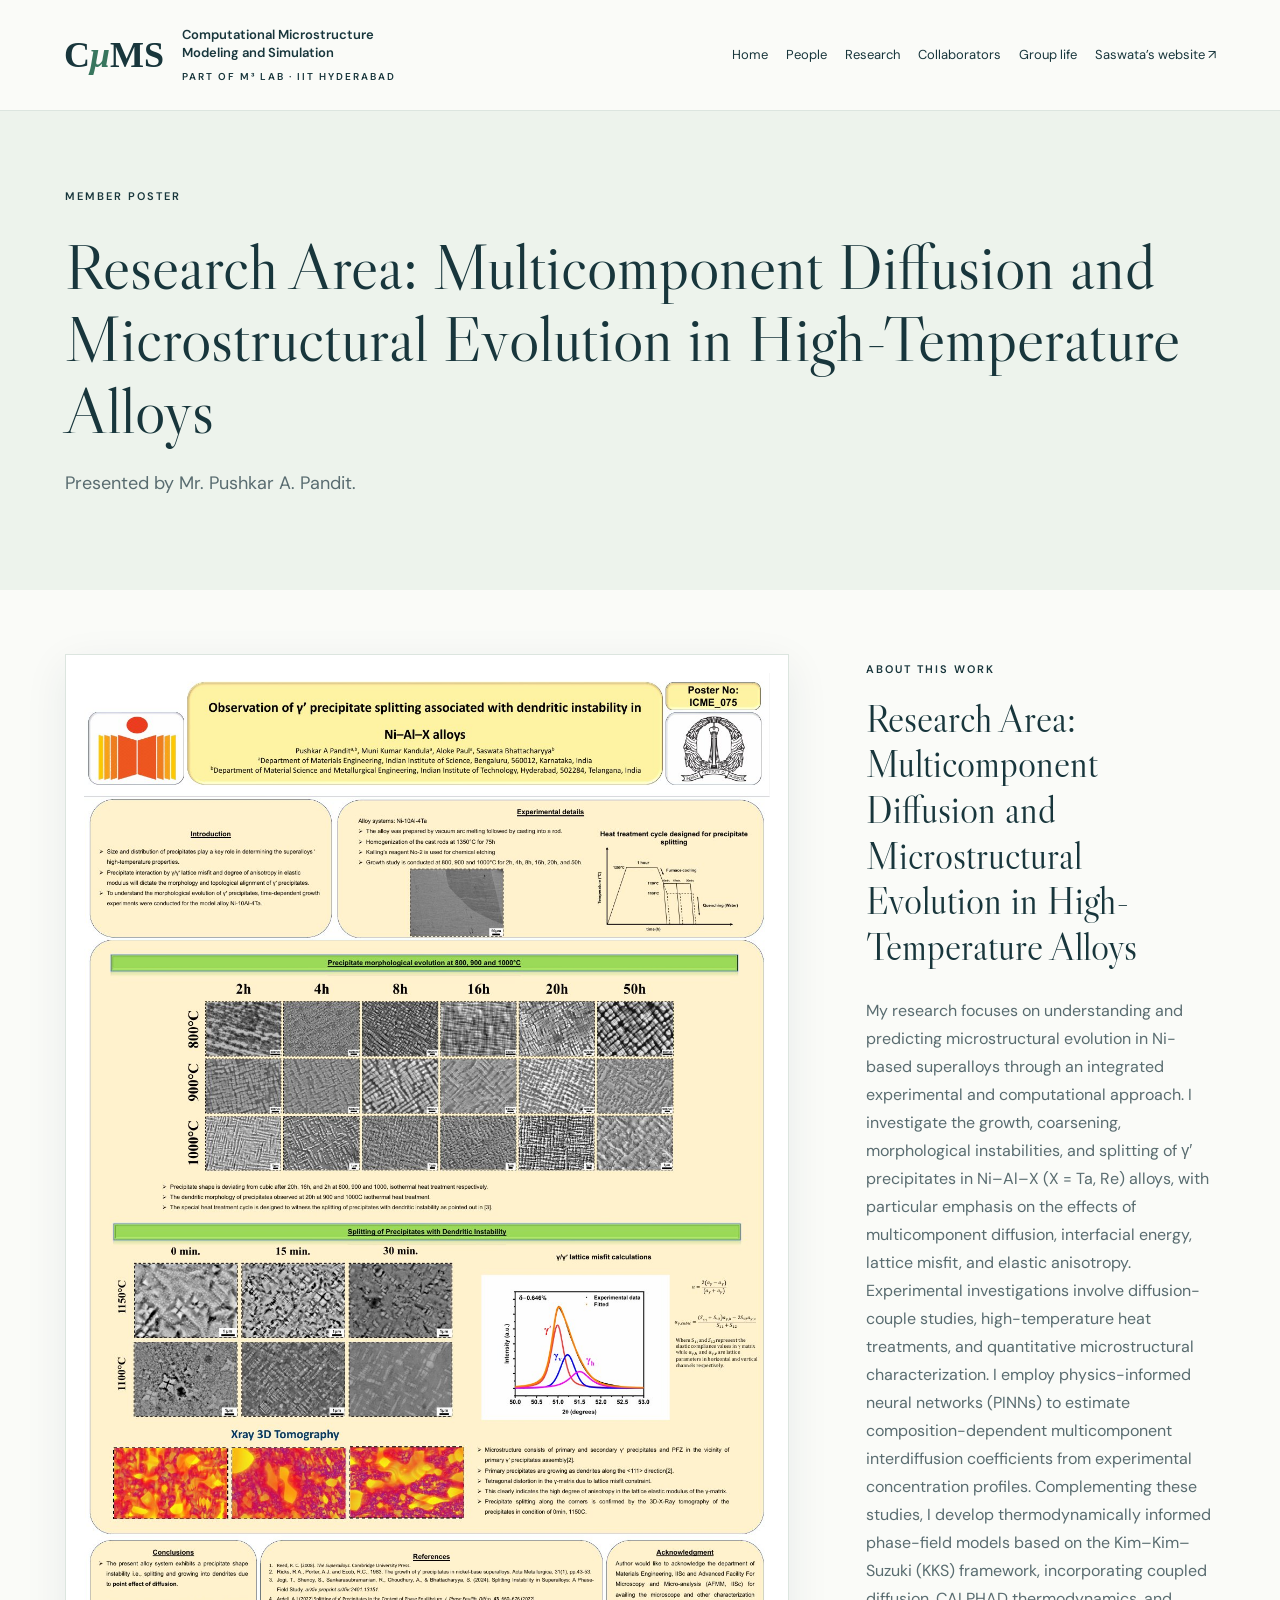
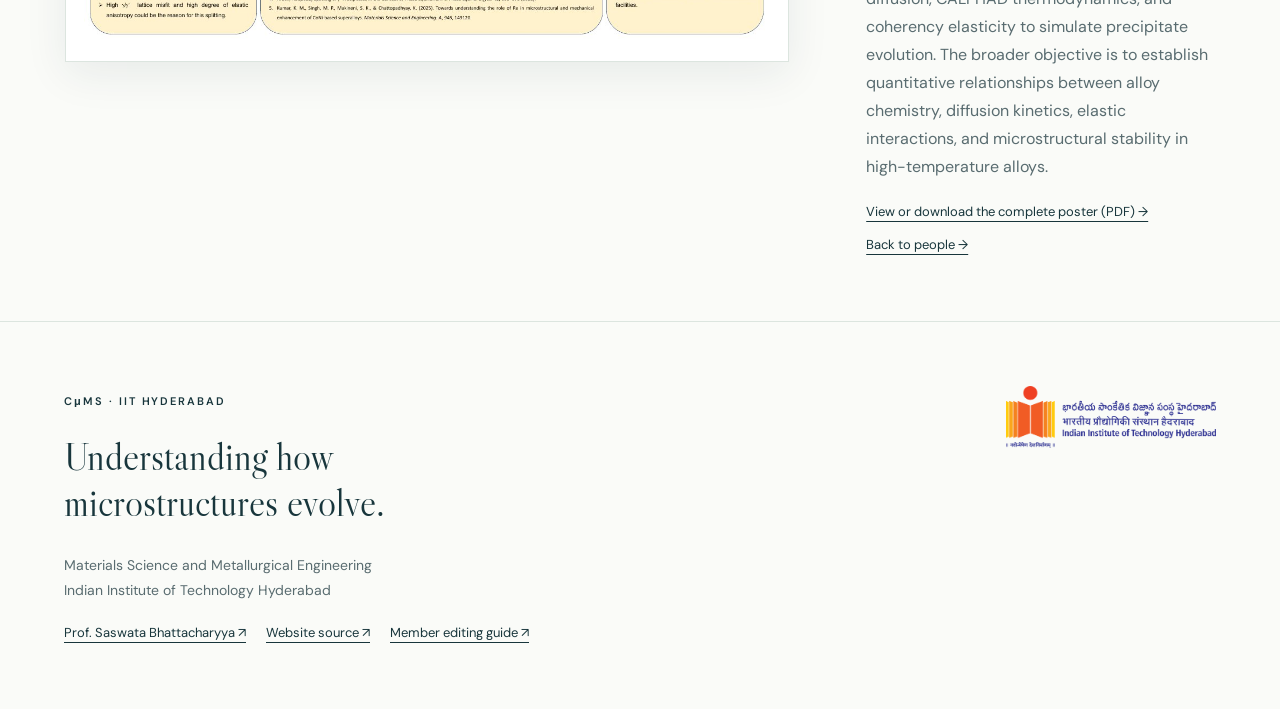
<file: pushkar-a-pandit-poster.html>
<!doctype html><html lang="en"><head><meta charset="utf-8"><meta name="viewport" content="width=device-width, initial-scale=1"><title>Research Area: Multicomponent Diffusion and Microstructural Evolution in High-Temperature Alloys · CμMS · IIT Hyderabad</title><meta name="description" content="Computational Microstructure Modeling and Simulation at IIT Hyderabad: phase-field modeling, elasticity, diffusion and physics-informed learning."><link rel="canonical" href="https://cmslab-iith.github.io/pushkar-a-pandit-poster.html"><link rel="stylesheet" href="assets/site.css"><link rel="icon" href="assets/mark.svg"><link rel="preconnect" href="https://fonts.googleapis.com"><link href="https://fonts.googleapis.com/css2?family=DM+Sans:wght@400;500;600;700&family=Libre+Caslon+Display&display=swap" rel="stylesheet"></head><body><a class="skip" href="#main">Skip to content</a><header><a class="identity" href="index.html"><span class="mark" aria-label="C mu M S">C<span>μ</span>MS</span><span>Computational Microstructure<br>Modeling and Simulation<small>PART OF M³ LAB · IIT HYDERABAD</small></span></a><nav aria-label="Main navigation"><a href="index.html">Home</a><a href="people.html">People</a><a href="research.html">Research</a><a href="collaborators.html">Collaborators</a><a href="group-life.html">Group life</a><a href="https://saswataiith.github.io/">Saswata’s website ↗</a></nav></header><main id="main"><section class="heading"><span class="eyebrow">MEMBER POSTER</span><h1>Research Area: Multicomponent Diffusion and Microstructural Evolution in High-Temperature Alloys</h1><p>Presented by Mr. Pushkar A. Pandit.</p></section><section class="poster-showcase"><div class="poster-preview"><img src="assets/uploads/posters/pushkar-a-pandit-preview.jpg" alt="First-page preview of &quot;Research Area: Multicomponent Diffusion and Microstructural Evolution in High-Temperature Alloys&quot; by Mr. Pushkar A. Pandit"></div><div class="poster-description"><span class="eyebrow">ABOUT THIS WORK</span><h2>Research Area: Multicomponent Diffusion and Microstructural Evolution in High-Temperature Alloys</h2><p>My research focuses on understanding and predicting microstructural evolution in Ni-based superalloys through an integrated experimental and computational approach. I investigate the growth, coarsening, morphological instabilities, and splitting of γ′ precipitates in Ni–Al–X (X = Ta, Re) alloys, with particular emphasis on the effects of multicomponent diffusion, interfacial energy, lattice misfit, and elastic anisotropy. Experimental investigations involve diffusion-couple studies, high-temperature heat treatments, and quantitative microstructural characterization. I employ physics-informed neural networks (PINNs) to estimate composition-dependent multicomponent interdiffusion coefficients from experimental concentration profiles. Complementing these studies, I develop thermodynamically informed phase-field models based on the Kim–Kim–Suzuki (KKS) framework, incorporating coupled diffusion, CALPHAD thermodynamics, and coherency elasticity to simulate precipitate evolution. The broader objective is to establish quantitative relationships between alloy chemistry, diffusion kinetics, elastic interactions, and microstructural stability in high-temperature alloys.</p><div class="profile-links"><a href="assets/uploads/posters/pushkar-a-pandit.pdf">View or download the complete poster (PDF) →</a><a href="people.html">Back to people →</a></div></div></section></main><footer><div><span class="eyebrow">CμMS · IIT HYDERABAD</span><h2>Understanding how<br>microstructures evolve.</h2><p>Materials Science and Metallurgical Engineering<br>Indian Institute of Technology Hyderabad</p><div class="profile-links"><a href="https://saswataiith.github.io/">Prof. Saswata Bhattacharyya ↗</a><a href="https://github.com/CMSLAB-IITH/cmslab-iith.github.io">Website source ↗</a><a href="https://github.com/CMSLAB-IITH/cmslab-iith.github.io/blob/main/CONTRIBUTING.md">Member editing guide ↗</a></div></div><a href="https://iith.ac.in/"><img class="institute-logo" src="assets/images/iith-logo.png" alt="IIT Hyderabad" width="240"></a></footer></body></html>
</file>
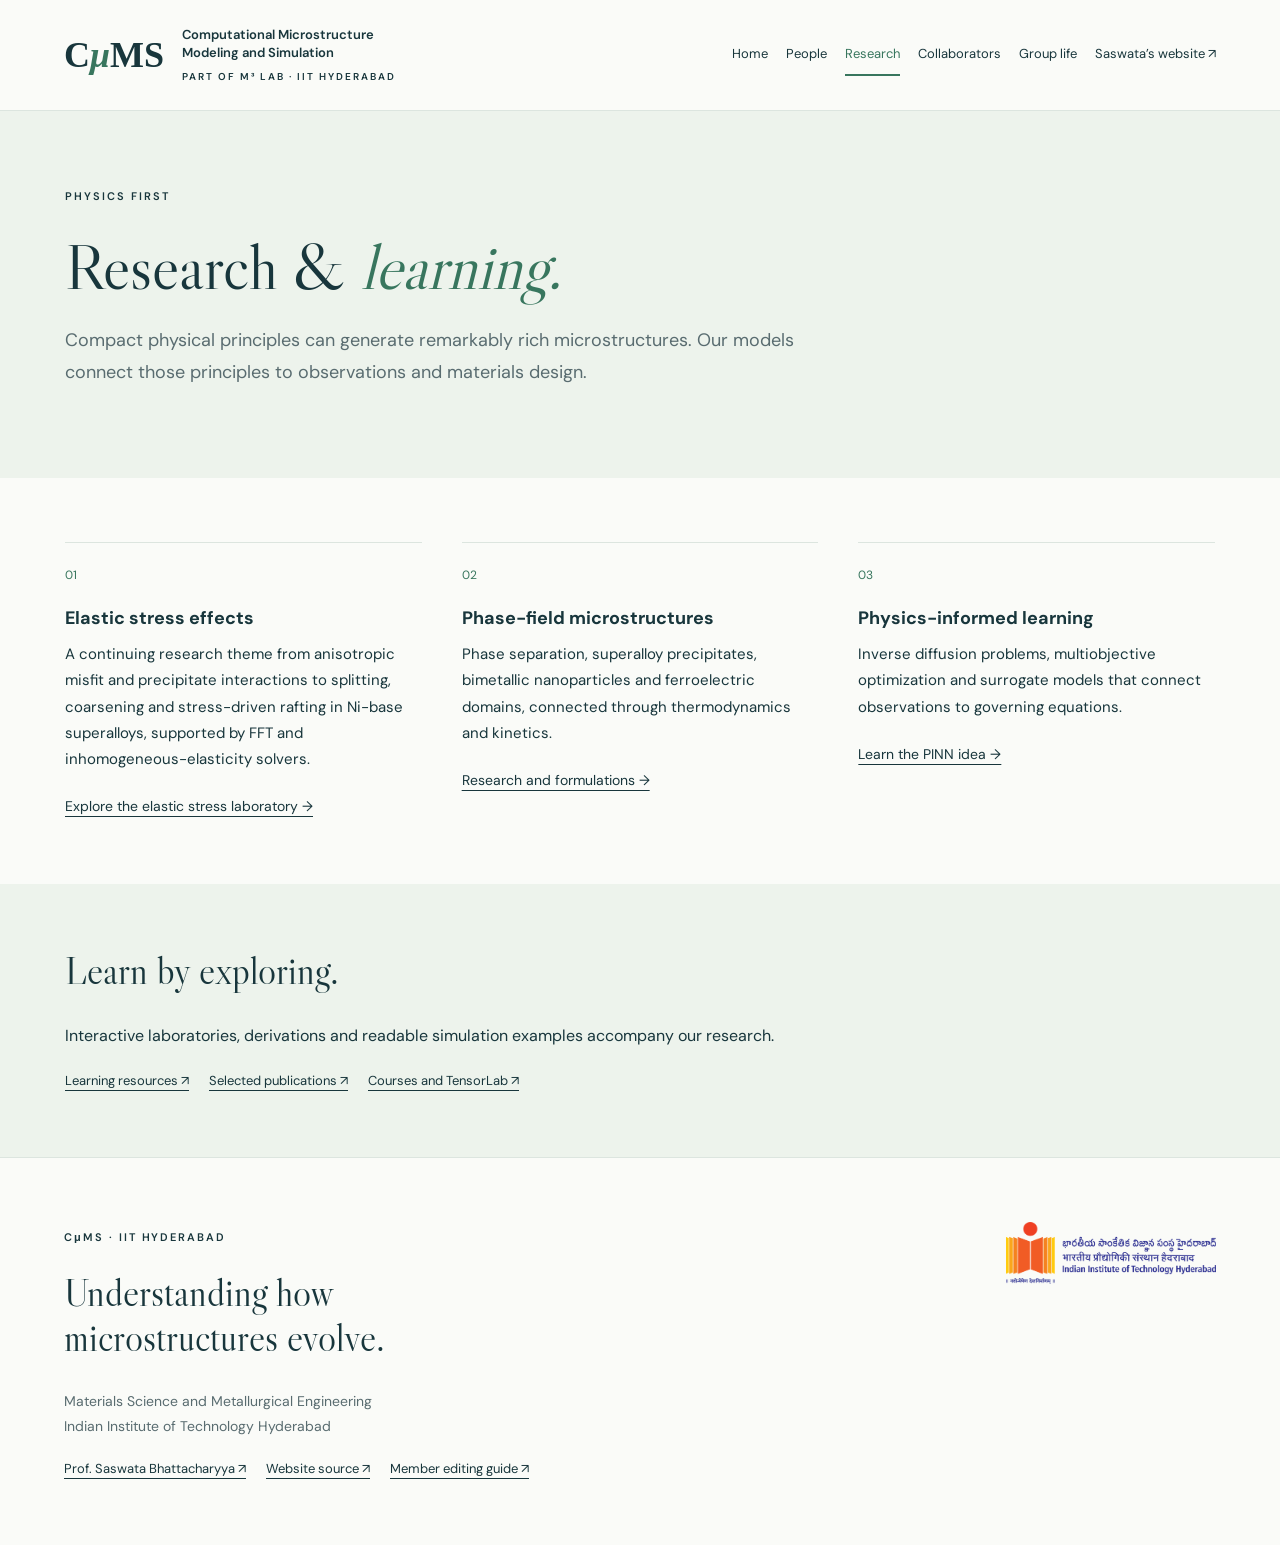
<file: research.html>
<!doctype html><html lang="en"><head><meta charset="utf-8"><meta name="viewport" content="width=device-width, initial-scale=1"><title>Research · CμMS · IIT Hyderabad</title><meta name="description" content="Computational Microstructure Modeling and Simulation at IIT Hyderabad: phase-field modeling, elasticity, diffusion and physics-informed learning."><link rel="canonical" href="https://cmslab-iith.github.io/research.html"><link rel="stylesheet" href="assets/site.css"><link rel="icon" href="assets/mark.svg"><link rel="preconnect" href="https://fonts.googleapis.com"><link href="https://fonts.googleapis.com/css2?family=DM+Sans:wght@400;500;600;700&family=Libre+Caslon+Display&display=swap" rel="stylesheet"></head><body><a class="skip" href="#main">Skip to content</a><header><a class="identity" href="index.html"><span class="mark" aria-label="C mu M S">C<span>μ</span>MS</span><span>Computational Microstructure<br>Modeling and Simulation<small>PART OF M³ LAB · IIT HYDERABAD</small></span></a><nav aria-label="Main navigation"><a href="index.html">Home</a><a href="people.html">People</a><a href="research.html" aria-current="page">Research</a><a href="collaborators.html">Collaborators</a><a href="group-life.html">Group life</a><a href="https://saswataiith.github.io/">Saswata’s website ↗</a></nav></header><main id="main"><section class="heading"><span class="eyebrow">PHYSICS FIRST</span><h1>Research &amp; <em>learning.</em></h1><p>Compact physical principles can generate remarkably rich microstructures. Our models connect those principles to observations and materials design.</p></section><section><div class="topics"><article><span class="number">01</span><h3>Elastic stress effects</h3><p>A continuing research theme from anisotropic misfit and precipitate interactions to splitting, coarsening and stress-driven rafting in Ni-base superalloys, supported by FFT and inhomogeneous-elasticity solvers.</p><a href="https://saswataiith.github.io/research/elastic-lab/">Explore the elastic stress laboratory →</a></article><article><span class="number">02</span><h3>Phase-field microstructures</h3><p>Phase separation, superalloy precipitates, bimetallic nanoparticles and ferroelectric domains, connected through thermodynamics and kinetics.</p><a href="https://saswataiith.github.io/research/">Research and formulations →</a></article><article><span class="number">03</span><h3>Physics-informed learning</h3><p>Inverse diffusion problems, multiobjective optimization and surrogate models that connect observations to governing equations.</p><a href="https://saswataiith.github.io/resources/pinns/">Learn the PINN idea →</a></article></div></section><section class="tinted"><h2>Learn by exploring.</h2><p>Interactive laboratories, derivations and readable simulation examples accompany our research.</p><div class="profile-links"><a href="https://saswataiith.github.io/resources/">Learning resources ↗</a><a href="https://saswataiith.github.io/publications/">Selected publications ↗</a><a href="https://saswataiith.github.io/teaching/">Courses and TensorLab ↗</a></div></section></main><footer><div><span class="eyebrow">CμMS · IIT HYDERABAD</span><h2>Understanding how<br>microstructures evolve.</h2><p>Materials Science and Metallurgical Engineering<br>Indian Institute of Technology Hyderabad</p><div class="profile-links"><a href="https://saswataiith.github.io/">Prof. Saswata Bhattacharyya ↗</a><a href="https://github.com/CMSLAB-IITH/cmslab-iith.github.io">Website source ↗</a><a href="https://github.com/CMSLAB-IITH/cmslab-iith.github.io/blob/main/CONTRIBUTING.md">Member editing guide ↗</a></div></div><a href="https://iith.ac.in/"><img class="institute-logo" src="assets/images/iith-logo.png" alt="IIT Hyderabad" width="240"></a></footer></body></html>
</file>
<file: assets/site.css>
:root{--ink:#18363c;--muted:#596c70;--green:#38765e;--line:#dce5df;--paper:#fafbf8}*{box-sizing:border-box}html{scroll-behavior:smooth}body{margin:0;background:var(--paper);color:var(--ink);font:16px/1.75 'DM Sans',sans-serif}a{color:inherit;text-underline-offset:5px}a:hover{color:var(--green)}header{display:flex;justify-content:space-between;align-items:center;gap:30px;padding:26px 5%;border-bottom:1px solid var(--line)}.identity{display:flex;align-items:center;gap:18px;text-decoration:none;font-size:13px;line-height:1.4;font-weight:600}.identity small{display:block;font-size:10px;letter-spacing:.2em;margin-top:8px}.mark{font-family:Georgia,serif;font-size:42px;white-space:nowrap}.mark span{color:var(--green);font-style:italic}nav{display:flex;gap:24px;flex-wrap:wrap;font-size:13px}nav a{text-decoration:none;padding:8px 0}nav [aria-current]{border-bottom:2px solid var(--green);color:var(--green)}section{padding:64px max(5%,calc((100% - 1150px)/2))}.heading,.tinted{background:#edf3ec}.heading{padding-top:70px;padding-bottom:70px}.eyebrow{font-size:11px;font-weight:600;letter-spacing:.18em}.heading h1{font-family:'Libre Caslon Display',Georgia,serif;font-size:clamp(42px,5vw,72px);line-height:1.12;font-weight:400;margin:22px 0}.heading p{max-width:740px;font-size:18px;color:var(--muted)}h1 em{font-weight:400;color:var(--green)}h2{font:400 38px/1.2 'Libre Caslon Display',Georgia,serif;margin:0 0 28px}h3{font-size:18px;line-height:1.4;margin:0 0 8px}p{margin:10px 0 20px}.people{display:grid;grid-template-columns:repeat(2,minmax(0,1fr));gap:32px 42px}.person{display:grid;grid-template-columns:64px minmax(0,1fr);gap:20px;padding:0 0 28px;border-bottom:1px solid var(--line)}.person img,.initials{display:block;width:64px;height:72px;object-fit:contain;background:#e6eee7;border-radius:3px}.initials{display:grid;place-items:center;font:24px Georgia,serif;color:var(--green)}.person p{font-size:14px;line-height:1.65}.person .affiliation{color:var(--muted)}.works{list-style:none;padding:0;font-size:13px}.works li{margin:15px 0}.works small{display:block;text-transform:uppercase;font-size:10px;letter-spacing:.05em;color:var(--muted)}.profile-links{display:flex;gap:10px 20px;flex-wrap:wrap;font-size:13px}.collaborators .person{padding-bottom:22px}.topics{display:grid;grid-template-columns:repeat(3,minmax(0,1fr));gap:40px}.topics article{border-top:1px solid var(--line);padding-top:22px}.topics p{font-size:15px}.topics a{font-size:14px}.number{color:var(--green);font-size:12px;display:block;margin-bottom:20px}footer{padding:64px 5%;display:flex;justify-content:space-between;gap:32px;border-top:1px solid var(--line)}footer p{font-size:14px;color:var(--muted)}footer h2{margin-top:20px}.institute-logo{width:210px;height:auto}.skip{position:absolute;top:-100px;background:white;padding:10px}.skip:focus{top:0}a:focus-visible{outline:2px solid var(--green);outline-offset:5px}@media(max-width:900px){header{align-items:flex-start;flex-direction:column;gap:15px}.topics{grid-template-columns:1fr}.people{grid-template-columns:1fr}nav{gap:18px}}@media(max-width:500px){section{padding:42px 22px}.heading{padding:48px 22px}.heading p{font-size:16px}.person{gap:14px;grid-template-columns:56px minmax(0,1fr)}.person img,.initials{width:56px;height:64px}.person h3{font-size:17px}footer{flex-direction:column;padding:42px 22px}h2{font-size:32px}nav{gap:12px;font-size:12px}.identity{font-size:12px}}

.lab-context p{max-width:850px}.activity{max-width:850px;border-top:1px solid var(--line);padding:28px 0}.activity img{display:block;max-width:100%;max-height:620px;object-fit:contain;margin:20px 0}.activity small{color:var(--muted)}.mark{font-size:36px}header{flex-wrap:wrap}nav{gap:18px}
.advisers-section{background:#f2f5ef}.adviser-acknowledgment{max-width:900px;font:400 21px/1.7 'Libre Caslon Display',Georgia,serif;margin-bottom:36px}.adviser-role{margin:2px 0!important;color:var(--green);font-size:12px!important;font-weight:600;text-transform:uppercase;letter-spacing:.08em}.advisers .person{border-top:1px solid var(--line);border-bottom:0;padding-top:24px}.advisers .initials{background:#dfeae1}
.showcase-link{display:inline-block;margin:0 0 8px;color:var(--green);font-size:13px;font-weight:600}.poster-showcase{display:grid;grid-template-columns:minmax(0,1.35fr) minmax(280px,.65fr);gap:clamp(36px,6vw,80px);align-items:start}.poster-preview{padding:18px;background:#fff;border:1px solid var(--line);box-shadow:0 12px 40px rgba(24,54,60,.08)}.poster-preview img{display:block;width:100%;height:auto}.poster-description{position:sticky;top:32px}.poster-description h2{margin-top:14px}.poster-description p{white-space:pre-line;color:var(--muted)}@media(max-width:800px){.poster-showcase{grid-template-columns:1fr}.poster-description{position:static}}
</file>
